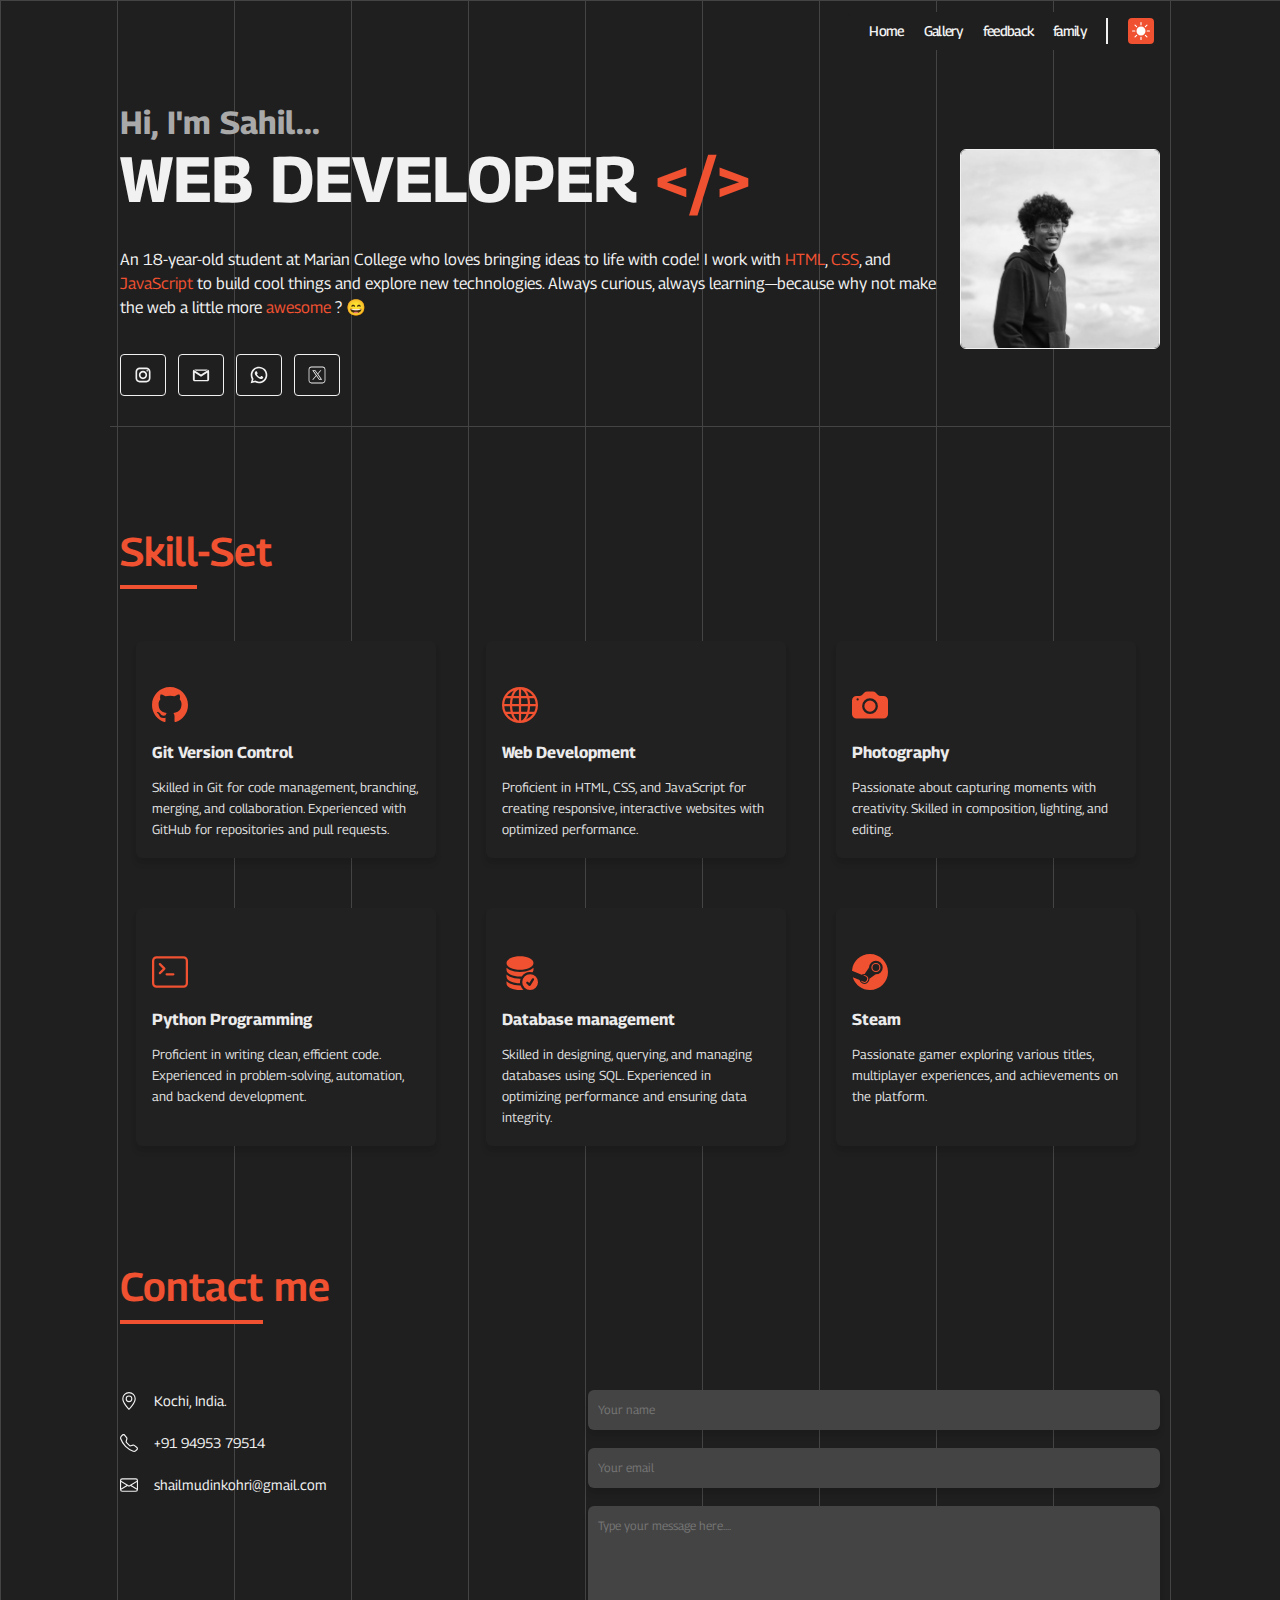
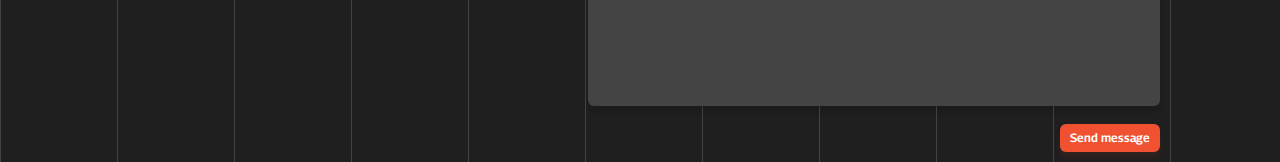
<file: index.html>
<!DOCTYPE html>
<html lang="en">

<head>
    <meta charset="UTF-8">
    <meta name="viewport" content="width=device-width, initial-scale=1.0">
    <link rel="stylesheet" href="home2.css">
    <link rel="stylesheet" href="./utilities2.css">
    <link rel="preconnect" href="https://fonts.googleapis.com">
    <link rel="preconnect" href="https://fonts.gstatic.com" crossorigin>
    <link
        href="https://fonts.googleapis.com/css2?family=Georama:ital,wght@0,100..900;1,100..900&family=Rubik:ital,wght@0,300..900;1,300..900&display=swap"
        rel="stylesheet">
    <title>Home</title>
</head>

<body class="">
    <header class="header container">
        <div>
            <ul class="header-menu">
                <li>
                    <a class="header-link" href="index.html">Home</a>
                </li>
                <li>
                    <a class="header-link" href="gallery.html">Gallery</a>
                </li>
                <li>
                    <a class="header-link" href="feedback.html">feedback</a>
                </li>
                <li>
                    <a class="header-link" href="family.html">family</a>
                </li>
                <li class="header-line"></li>
                <li>

                    <button id="theme-toggle" class="header-btn">

                        <svg class="icon" id="sun-icon" xmlns="http://www.w3.org/2000/svg" width="16" height="16"
                            fill="currentColor" class="bi bi-brightness-high-fill" viewBox="0 0 16 16">
                            <path
                                d="M12 8a4 4 0 1 1-8 0 4 4 0 0 1 8 0M8 0a.5.5 0 0 1 .5.5v2a.5.5 0 0 1-1 0v-2A.5.5 0 0 1 8 0m0 13a.5.5 0 0 1 .5.5v2a.5.5 0 0 1-1 0v-2A.5.5 0 0 1 8 13m8-5a.5.5 0 0 1-.5.5h-2a.5.5 0 0 1 0-1h2a.5.5 0 0 1 .5.5M3 8a.5.5 0 0 1-.5.5h-2a.5.5 0 0 1 0-1h2A.5.5 0 0 1 3 8m10.657-5.657a.5.5 0 0 1 0 .707l-1.414 1.415a.5.5 0 1 1-.707-.708l1.414-1.414a.5.5 0 0 1 .707 0m-9.193 9.193a.5.5 0 0 1 0 .707L3.05 13.657a.5.5 0 0 1-.707-.707l1.414-1.414a.5.5 0 0 1 .707 0m9.193 2.121a.5.5 0 0 1-.707 0l-1.414-1.414a.5.5 0 0 1 .707-.707l1.414 1.414a.5.5 0 0 1 0 .707M4.464 4.465a.5.5 0 0 1-.707 0L2.343 3.05a.5.5 0 1 1 .707-.707l1.414 1.414a.5.5 0 0 1 0 .708" />
                        </svg>

                        <svg id="moon-icon" class="icon" xmlns="http://www.w3.org/2000/svg" width="16" height="16"
                            fill="currentColor" class="bi bi-moon-stars" viewBox="0 0 16 16" style="display: none;">
                            <path
                                d="M6 .278a.77.77 0 0 1 .08.858 7.2 7.2 0 0 0-.878 3.46c0 4.021 3.278 7.277 7.318 7.277q.792-.001 1.533-.16a.79.79 0 0 1 .81.316.73.73 0 0 1-.031.893A8.35 8.35 0 0 1 8.344 16C3.734 16 0 12.286 0 7.71 0 4.266 2.114 1.312 5.124.06A.75.75 0 0 1 6 .278M4.858 1.311A7.27 7.27 0 0 0 1.025 7.71c0 4.02 3.279 7.276 7.319 7.276a7.32 7.32 0 0 0 5.205-2.162q-.506.063-1.029.063c-4.61 0-8.343-3.714-8.343-8.29 0-1.167.242-2.278.681-3.286" />
                            <path
                                d="M10.794 3.148a.217.217 0 0 1 .412 0l.387 1.162c.173.518.579.924 1.097 1.097l1.162.387a.217.217 0 0 1 0 .412l-1.162.387a1.73 1.73 0 0 0-1.097 1.097l-.387 1.162a.217.217 0 0 1-.412 0l-.387-1.162A1.73 1.73 0 0 0 9.31 6.593l-1.162-.387a.217.217 0 0 1 0-.412l1.162-.387a1.73 1.73 0 0 0 1.097-1.097zM13.863.099a.145.145 0 0 1 .274 0l.258.774c.115.346.386.617.732.732l.774.258a.145.145 0 0 1 0 .274l-.774.258a1.16 1.16 0 0 0-.732.732l-.258.774a.145.145 0 0 1-.274 0l-.258-.774a1.16 1.16 0 0 0-.732-.732l-.774-.258a.145.145 0 0 1 0-.274l.774-.258c.346-.115.617-.386.732-.732z" />
                        </svg>

                    </button>
                </li>
            </ul>
        </div>
    </header>
    <div class="main-box container">
        <div class="about">
            <div class="left">
                <div class="title">
                    <h4>Hi, I'm Sahil...</h4>
                    <h1>WEB DEVELOPER <span>&lt;/&gt;</span></h1>
                </div>
                <div class="disc-box">
                    <div class="disc">
                        <br>
                        <!-- <h1>About me</h1> -->
                        <p>
                            An 18-year-old student at Marian College who loves bringing ideas to life with code! I work
                            with <span>HTML</span>, <span>CSS</span>, and <span>JavaScript</span> to build cool things
                            and explore new technologies. Always curious, always learning—because why not make the web a
                            little more <span>awesome</span> ? 😄
                        </p>
                        <br>
                        <div class="button-box">
                            <button class="contact btn-o">
                                <a href="https://www.instagram.com/sahil_m_k__?igsh=MWR2a2l6aG53NTkwOQ==">
                                    <svg xmlns="http://www.w3.org/2000/svg" x="0px" y="0px" width="24" height="24"
                                        viewBox="0,0,256,256">
                                        <g fill="currentcolor" fill-rule="nonzero" stroke="none" stroke-width="1"
                                            stroke-linecap="butt" stroke-linejoin="miter" stroke-miterlimit="10"
                                            stroke-dasharray="" stroke-dashoffset="0" font-family="none"
                                            font-weight="none" font-size="none" text-anchor="none"
                                            style="mix-blend-mode: normal">
                                            <g transform="scale(10.66667,10.66667)">
                                                <path
                                                    d="M8,3c-2.757,0 -5,2.243 -5,5v8c0,2.757 2.243,5 5,5h8c2.757,0 5,-2.243 5,-5v-8c0,-2.757 -2.243,-5 -5,-5zM8,5h8c1.654,0 3,1.346 3,3v8c0,1.654 -1.346,3 -3,3h-8c-1.654,0 -3,-1.346 -3,-3v-8c0,-1.654 1.346,-3 3,-3zM17,6c-0.55228,0 -1,0.44772 -1,1c0,0.55228 0.44772,1 1,1c0.55228,0 1,-0.44772 1,-1c0,-0.55228 -0.44772,-1 -1,-1zM12,7c-2.757,0 -5,2.243 -5,5c0,2.757 2.243,5 5,5c2.757,0 5,-2.243 5,-5c0,-2.757 -2.243,-5 -5,-5zM12,9c1.654,0 3,1.346 3,3c0,1.654 -1.346,3 -3,3c-1.654,0 -3,-1.346 -3,-3c0,-1.654 1.346,-3 3,-3z">
                                                </path>
                                            </g>
                                        </g>
                                    </svg>
                                </a>
                            </button>
                            <button class="contact btn-o">
                                <a href="https://mail.google.com/mail/u/0/#inbox">
                                    <svg xmlns="http://www.w3.org/2000/svg" x="0px" y="0px" width="32" height="32"
                                        viewBox="0,0,256,256">
                                        <g fill="currentcolor" fill-rule="nonzero" stroke="none" stroke-width="1"
                                            stroke-linecap="butt" stroke-linejoin="miter" stroke-miterlimit="10"
                                            stroke-dasharray="" stroke-dashoffset="0" font-family="none"
                                            font-weight="none" font-size="none" text-anchor="none"
                                            style="mix-blend-mode: normal">
                                            <g transform="scale(8,8)">
                                                <path
                                                    d="M6,7.03125c-0.30859,0 -0.59766,0.05859 -0.875,0.14453l2.91406,1.85547h15.92187l2.91406,-1.85547c-0.27734,-0.08594 -0.56641,-0.14453 -0.875,-0.14453zM4.11328,7.71875c-0.67578,0.55078 -1.11328,1.37891 -1.11328,2.3125v13c0,1.65234 1.34766,3 3,3h20c1.65234,0 3,-1.34766 3,-3v-13c0,-0.93359 -0.4375,-1.76172 -1.11328,-2.3125l-11.88672,7.5625zM6,12.44531l10,6.36719l10,-6.36719v11.58594h-20z">
                                                </path>
                                            </g>
                                        </g>
                                    </svg>
                                </a>
                            </button>

                            <button class="contact btn-o">
                                <a href="https://web.whatsapp.com/">
                                    <svg xmlns="http://www.w3.org/2000/svg" x="0px" y="0px" width="24" height="24"
                                        viewBox="0,0,256,256">
                                        <g fill="currentcolor" fill-rule="nonzero" stroke="none" stroke-width="1"
                                            stroke-linecap="butt" stroke-linejoin="miter" stroke-miterlimit="10"
                                            stroke-dasharray="" stroke-dashoffset="0" font-family="none"
                                            font-weight="none" font-size="none" text-anchor="none"
                                            style="mix-blend-mode: normal">
                                            <g transform="scale(10.66667,10.66667)">
                                                <path
                                                    d="M12.01172,2c-5.506,0 -9.98823,4.47838 -9.99023,9.98438c-0.001,1.76 0.45998,3.47819 1.33398,4.99219l-1.35547,5.02344l5.23242,-1.23633c1.459,0.796 3.10144,1.21384 4.77344,1.21484h0.00391c5.505,0 9.98528,-4.47937 9.98828,-9.98437c0.002,-2.669 -1.03588,-5.17841 -2.92187,-7.06641c-1.886,-1.887 -4.39245,-2.92673 -7.06445,-2.92773zM12.00977,4c2.136,0.001 4.14334,0.8338 5.65234,2.3418c1.509,1.51 2.33794,3.51639 2.33594,5.65039c-0.002,4.404 -3.58423,7.98633 -7.99023,7.98633c-1.333,-0.001 -2.65341,-0.3357 -3.81641,-0.9707l-0.67383,-0.36719l-0.74414,0.17578l-1.96875,0.46484l0.48047,-1.78516l0.2168,-0.80078l-0.41406,-0.71875c-0.698,-1.208 -1.06741,-2.58919 -1.06641,-3.99219c0.002,-4.402 3.58528,-7.98437 7.98828,-7.98437zM8.47656,7.375c-0.167,0 -0.43702,0.0625 -0.66602,0.3125c-0.229,0.249 -0.875,0.85208 -0.875,2.08008c0,1.228 0.89453,2.41503 1.01953,2.58203c0.124,0.166 1.72667,2.76563 4.26367,3.76563c2.108,0.831 2.53614,0.667 2.99414,0.625c0.458,-0.041 1.47755,-0.60255 1.68555,-1.18555c0.208,-0.583 0.20848,-1.0845 0.14648,-1.1875c-0.062,-0.104 -0.22852,-0.16602 -0.47852,-0.29102c-0.249,-0.125 -1.47608,-0.72755 -1.70508,-0.81055c-0.229,-0.083 -0.3965,-0.125 -0.5625,0.125c-0.166,0.25 -0.64306,0.81056 -0.78906,0.97656c-0.146,0.167 -0.29102,0.18945 -0.54102,0.06445c-0.25,-0.126 -1.05381,-0.39024 -2.00781,-1.24024c-0.742,-0.661 -1.24267,-1.47656 -1.38867,-1.72656c-0.145,-0.249 -0.01367,-0.38577 0.11133,-0.50977c0.112,-0.112 0.24805,-0.2915 0.37305,-0.4375c0.124,-0.146 0.167,-0.25002 0.25,-0.41602c0.083,-0.166 0.04051,-0.3125 -0.02149,-0.4375c-0.062,-0.125 -0.54753,-1.35756 -0.76953,-1.85156c-0.187,-0.415 -0.3845,-0.42464 -0.5625,-0.43164c-0.145,-0.006 -0.31056,-0.00586 -0.47656,-0.00586z">
                                                </path>
                                            </g>
                                        </g>
                                    </svg>
                                </a>
                            </button>
                            <button class="contact btn-o">
                                <a href="https://x.com/sahilmk641?t=2ZM9xcuEKfIga4H9IQ_U0w&s=09">
                                    <svg xmlns="http://www.w3.org/2000/svg" x="0px" y="0px" width="24" height="24"
                                        viewBox="0,0,256,256">
                                        <g fill="currentcolor" fill-rule="nonzero" stroke="" stroke-width="1"
                                            stroke-linecap="butt" stroke-linejoin="miter" stroke-miterlimit="10"
                                            stroke-dasharray="" stroke-dashoffset="0" font-family="none"
                                            font-weight="none" font-size="none" text-anchor="none"
                                            style="mix-blend-mode: normal">
                                            <g transform="scale(5.12,5.12)">
                                                <path
                                                    d="M11,4c-3.85433,0 -7,3.14567 -7,7v28c0,3.85433 3.14567,7 7,7h28c3.85433,0 7,-3.14567 7,-7v-28c0,-3.85433 -3.14567,-7 -7,-7zM11,6h28c2.77367,0 5,2.22633 5,5v28c0,2.77367 -2.22633,5 -5,5h-28c-2.77367,0 -5,-2.22633 -5,-5v-28c0,-2.77367 2.22633,-5 5,-5zM13.08594,13l9.22266,13.10352l-9.30859,10.89648h2.5l7.9375,-9.29297l6.53906,9.29297h7.9375l-10.125,-14.38672l8.21094,-9.61328h-2.5l-6.83984,8.00977l-5.63672,-8.00977zM16.91406,15h3.06445l14.10742,20h-3.06445z">
                                                </path>
                                            </g>
                                        </g>
                                    </svg>
                                </a>
                            </button>

                        </div>

                    </div>

                </div>
            </div>

            <div class="right">
                <img src="./pro.png" alt="">
            </div>
        </div>
        <!-- ------------------------------------------------------------- -->
        <div class="skill-box container">
            <h1> <span>Skill</span>-Set</h1>
            <div class="cards">
                <div class="card">
                    <svg class="card-img" xmlns="http://www.w3.org/2000/svg" width="16" height="16" fill="#F05131"
                        class="bi bi-github" viewBox="0 0 16 16">
                        <path
                            d="M8 0C3.58 0 0 3.58 0 8c0 3.54 2.29 6.53 5.47 7.59.4.07.55-.17.55-.38 0-.19-.01-.82-.01-1.49-2.01.37-2.53-.49-2.69-.94-.09-.23-.48-.94-.82-1.13-.28-.15-.68-.52-.01-.53.63-.01 1.08.58 1.23.82.72 1.21 1.87.87 2.33.66.07-.52.28-.87.51-1.07-1.78-.2-3.64-.89-3.64-3.95 0-.87.31-1.59.82-2.15-.08-.2-.36-1.02.08-2.12 0 0 .67-.21 2.2.82.64-.18 1.32-.27 2-.27s1.36.09 2 .27c1.53-1.04 2.2-.82 2.2-.82.44 1.1.16 1.92.08 2.12.51.56.82 1.27.82 2.15 0 3.07-1.87 3.75-3.65 3.95.29.25.54.73.54 1.48 0 1.07-.01 1.93-.01 2.2 0 .21.15.46.55.38A8.01 8.01 0 0 0 16 8c0-4.42-3.58-8-8-8" />
                    </svg>
                    <h4 class="card-title">Git Version Control</h4>
                    <p class="card-disc">Skilled in Git for code management, branching, merging, and collaboration.
                        Experienced with GitHub for repositories and pull requests.</p>
                </div>
                <div class="card">
                    <svg class="card-img" xmlns="http://www.w3.org/2000/svg" width="16" height="16" fill="#F05131"
                        class="bi bi-globe" viewBox="0 0 16 16">
                        <path
                            d="M0 8a8 8 0 1 1 16 0A8 8 0 0 1 0 8m7.5-6.923c-.67.204-1.335.82-1.887 1.855A8 8 0 0 0 5.145 4H7.5zM4.09 4a9.3 9.3 0 0 1 .64-1.539 7 7 0 0 1 .597-.933A7.03 7.03 0 0 0 2.255 4zm-.582 3.5c.03-.877.138-1.718.312-2.5H1.674a7 7 0 0 0-.656 2.5zM4.847 5a12.5 12.5 0 0 0-.338 2.5H7.5V5zM8.5 5v2.5h2.99a12.5 12.5 0 0 0-.337-2.5zM4.51 8.5a12.5 12.5 0 0 0 .337 2.5H7.5V8.5zm3.99 0V11h2.653c.187-.765.306-1.608.338-2.5zM5.145 12q.208.58.468 1.068c.552 1.035 1.218 1.65 1.887 1.855V12zm.182 2.472a7 7 0 0 1-.597-.933A9.3 9.3 0 0 1 4.09 12H2.255a7 7 0 0 0 3.072 2.472M3.82 11a13.7 13.7 0 0 1-.312-2.5h-2.49c.062.89.291 1.733.656 2.5zm6.853 3.472A7 7 0 0 0 13.745 12H11.91a9.3 9.3 0 0 1-.64 1.539 7 7 0 0 1-.597.933M8.5 12v2.923c.67-.204 1.335-.82 1.887-1.855q.26-.487.468-1.068zm3.68-1h2.146c.365-.767.594-1.61.656-2.5h-2.49a13.7 13.7 0 0 1-.312 2.5m2.802-3.5a7 7 0 0 0-.656-2.5H12.18c.174.782.282 1.623.312 2.5zM11.27 2.461c.247.464.462.98.64 1.539h1.835a7 7 0 0 0-3.072-2.472c.218.284.418.598.597.933M10.855 4a8 8 0 0 0-.468-1.068C9.835 1.897 9.17 1.282 8.5 1.077V4z" />
                    </svg>
                    <h4 class="card-title">Web Development</h4>
                    <p class="card-disc">Proficient in HTML, CSS, and JavaScript for creating responsive, interactive
                        websites with optimized performance.</p>
                </div>
                <div class="card">
                    <svg class="card-img" xmlns="http://www.w3.org/2000/svg" width="16" height="16" fill="#F05131"
                        class="bi bi-camera-fill" viewBox="0 0 16 16">
                        <path d="M10.5 8.5a2.5 2.5 0 1 1-5 0 2.5 2.5 0 0 1 5 0" />
                        <path
                            d="M2 4a2 2 0 0 0-2 2v6a2 2 0 0 0 2 2h12a2 2 0 0 0 2-2V6a2 2 0 0 0-2-2h-1.172a2 2 0 0 1-1.414-.586l-.828-.828A2 2 0 0 0 9.172 2H6.828a2 2 0 0 0-1.414.586l-.828.828A2 2 0 0 1 3.172 4zm.5 2a.5.5 0 1 1 0-1 .5.5 0 0 1 0 1m9 2.5a3.5 3.5 0 1 1-7 0 3.5 3.5 0 0 1 7 0" />
                    </svg>
                    <h4 class="card-title">Photography</h4>
                    <p class="card-disc"> Passionate about capturing moments with creativity. Skilled in composition,
                        lighting, and editing.</p>
                </div>
                <div class="card">
                    <svg class="card-img" xmlns="http://www.w3.org/2000/svg" width="16" height="16" fill="#F05131"
                        class="bi bi-terminal" viewBox="0 0 16 16">
                        <path
                            d="M6 9a.5.5 0 0 1 .5-.5h3a.5.5 0 0 1 0 1h-3A.5.5 0 0 1 6 9M3.854 4.146a.5.5 0 1 0-.708.708L4.793 6.5 3.146 8.146a.5.5 0 1 0 .708.708l2-2a.5.5 0 0 0 0-.708z" />
                        <path
                            d="M2 1a2 2 0 0 0-2 2v10a2 2 0 0 0 2 2h12a2 2 0 0 0 2-2V3a2 2 0 0 0-2-2zm12 1a1 1 0 0 1 1 1v10a1 1 0 0 1-1 1H2a1 1 0 0 1-1-1V3a1 1 0 0 1 1-1z" />
                    </svg>
                    <h4 class="card-title">Python Programming</h4>
                    <p class="card-disc">Proficient in writing clean, efficient code. Experienced in problem-solving,
                        automation, and backend development.</p>
                </div>
                <div class="card">
                    <svg class="card-img" xmlns="http://www.w3.org/2000/svg" width="16" height="16" fill="#F05131"
                        class="bi bi-database-fill-check" viewBox="0 0 16 16">
                        <path
                            d="M12.5 16a3.5 3.5 0 1 0 0-7 3.5 3.5 0 0 0 0 7m1.679-4.493-1.335 2.226a.75.75 0 0 1-1.174.144l-.774-.773a.5.5 0 0 1 .708-.708l.547.548 1.17-1.951a.5.5 0 1 1 .858.514M8 1c-1.573 0-3.022.289-4.096.777C2.875 2.245 2 2.993 2 4s.875 1.755 1.904 2.223C4.978 6.711 6.427 7 8 7s3.022-.289 4.096-.777C13.125 5.755 14 5.007 14 4s-.875-1.755-1.904-2.223C11.022 1.289 9.573 1 8 1" />
                        <path
                            d="M2 7v-.839c.457.432 1.004.751 1.49.972C4.722 7.693 6.318 8 8 8s3.278-.307 4.51-.867c.486-.22 1.033-.54 1.49-.972V7c0 .424-.155.802-.411 1.133a4.51 4.51 0 0 0-4.815 1.843A12 12 0 0 1 8 10c-1.573 0-3.022-.289-4.096-.777C2.875 8.755 2 8.007 2 7m6.257 3.998L8 11c-1.682 0-3.278-.307-4.51-.867-.486-.22-1.033-.54-1.49-.972V10c0 1.007.875 1.755 1.904 2.223C4.978 12.711 6.427 13 8 13h.027a4.55 4.55 0 0 1 .23-2.002m-.002 3L8 14c-1.682 0-3.278-.307-4.51-.867-.486-.22-1.033-.54-1.49-.972V13c0 1.007.875 1.755 1.904 2.223C4.978 15.711 6.427 16 8 16c.536 0 1.058-.034 1.555-.097a4.5 4.5 0 0 1-1.3-1.905" />
                    </svg>
                    <h4 class="card-title">Database management</h4>
                    <p class="card-disc">Skilled in designing, querying, and managing databases using SQL. Experienced
                        in optimizing performance and ensuring data integrity.</p>
                </div>
                <div class="card">
                    <svg class="card-img" xmlns="http://www.w3.org/2000/svg" width="16" height="16" fill="#F05131"
                        class="bi bi-steam" viewBox="0 0 16 16">
                        <path
                            d="M.329 10.333A8.01 8.01 0 0 0 7.99 16C12.414 16 16 12.418 16 8s-3.586-8-8.009-8A8.006 8.006 0 0 0 0 7.468l.003.006 4.304 1.769A2.2 2.2 0 0 1 5.62 8.88l1.96-2.844-.001-.04a3.046 3.046 0 0 1 3.042-3.043 3.046 3.046 0 0 1 3.042 3.043 3.047 3.047 0 0 1-3.111 3.044l-2.804 2a2.223 2.223 0 0 1-3.075 2.11 2.22 2.22 0 0 1-1.312-1.568L.33 10.333Z" />
                        <path
                            d="M4.868 12.683a1.715 1.715 0 0 0 1.318-3.165 1.7 1.7 0 0 0-1.263-.02l1.023.424a1.261 1.261 0 1 1-.97 2.33l-.99-.41a1.7 1.7 0 0 0 .882.84Zm3.726-6.687a2.03 2.03 0 0 0 2.027 2.029 2.03 2.03 0 0 0 2.027-2.029 2.03 2.03 0 0 0-2.027-2.027 2.03 2.03 0 0 0-2.027 2.027m2.03-1.527a1.524 1.524 0 1 1-.002 3.048 1.524 1.524 0 0 1 .002-3.048" />
                    </svg>
                    <h4 class="card-title">Steam</h4>
                    <p class="card-disc">Passionate gamer exploring various titles, multiplayer experiences, and
                        achievements on the platform.</p>
                </div>
            </div>
        </div>
        <!-- -------------------------------------------------------- -->
        <div class="contact-box container">
            <h1><span>Contact</span> me</h1>
            <div class="c-main">
                <div class="c-left">
                    <div class="con-tile">
                        <svg xmlns="http://www.w3.org/2000/svg" width="16" height="16" fill="currentcolor"
                            class="bi bi-geo-alt" viewBox="0 0 16 16">
                            <path
                                d="M12.166 8.94c-.524 1.062-1.234 2.12-1.96 3.07A32 32 0 0 1 8 14.58a32 32 0 0 1-2.206-2.57c-.726-.95-1.436-2.008-1.96-3.07C3.304 7.867 3 6.862 3 6a5 5 0 0 1 10 0c0 .862-.305 1.867-.834 2.94M8 16s6-5.686 6-10A6 6 0 0 0 2 6c0 4.314 6 10 6 10" />
                            <path d="M8 8a2 2 0 1 1 0-4 2 2 0 0 1 0 4m0 1a3 3 0 1 0 0-6 3 3 0 0 0 0 6" />
                        </svg>
                        <p>Kochi, India.</p>
                    </div>
                    <div class="con-tile">
                        <svg xmlns="http://www.w3.org/2000/svg" width="16" height="16" fill="currentcolor"
                            class="bi bi-telephone" viewBox="0 0 16 16">
                            <path
                                d="M3.654 1.328a.678.678 0 0 0-1.015-.063L1.605 2.3c-.483.484-.661 1.169-.45 1.77a17.6 17.6 0 0 0 4.168 6.608 17.6 17.6 0 0 0 6.608 4.168c.601.211 1.286.033 1.77-.45l1.034-1.034a.678.678 0 0 0-.063-1.015l-2.307-1.794a.68.68 0 0 0-.58-.122l-2.19.547a1.75 1.75 0 0 1-1.657-.459L5.482 8.062a1.75 1.75 0 0 1-.46-1.657l.548-2.19a.68.68 0 0 0-.122-.58zM1.884.511a1.745 1.745 0 0 1 2.612.163L6.29 2.98c.329.423.445.974.315 1.494l-.547 2.19a.68.68 0 0 0 .178.643l2.457 2.457a.68.68 0 0 0 .644.178l2.189-.547a1.75 1.75 0 0 1 1.494.315l2.306 1.794c.829.645.905 1.87.163 2.611l-1.034 1.034c-.74.74-1.846 1.065-2.877.702a18.6 18.6 0 0 1-7.01-4.42 18.6 18.6 0 0 1-4.42-7.009c-.362-1.03-.037-2.137.703-2.877z" />
                        </svg>
                        <p>+91 94953 79514</p>
                    </div>
                    <div class="con-tile">
                        <svg xmlns="http://www.w3.org/2000/svg" width="16" height="16" fill="currentcolor"
                            class="bi bi-envelope" viewBox="0 0 16 16">
                            <path
                                d="M0 4a2 2 0 0 1 2-2h12a2 2 0 0 1 2 2v8a2 2 0 0 1-2 2H2a2 2 0 0 1-2-2zm2-1a1 1 0 0 0-1 1v.217l7 4.2 7-4.2V4a1 1 0 0 0-1-1zm13 2.383-4.708 2.825L15 11.105zm-.034 6.876-5.64-3.471L8 9.583l-1.326-.795-5.64 3.47A1 1 0 0 0 2 13h12a1 1 0 0 0 .966-.741M1 11.105l4.708-2.897L1 5.383z" />
                        </svg>
                        <p>shailmudinkohri@gmail.com</p>
                    </div>

                </div>
                <div class="c-right">
                    <form action="">
                        <input placeholder="Your name" type="text">
                        <input placeholder="Your email" type="text">
                        <textarea placeholder="Type your message here...." class="message"></textarea>
                        <button class="send-msg btn">Send message</button>
                    </form>
                </div>
            </div>
        </div>

</body>
<script src="./dark-mode.js">
  
</script>

</html>
</file>
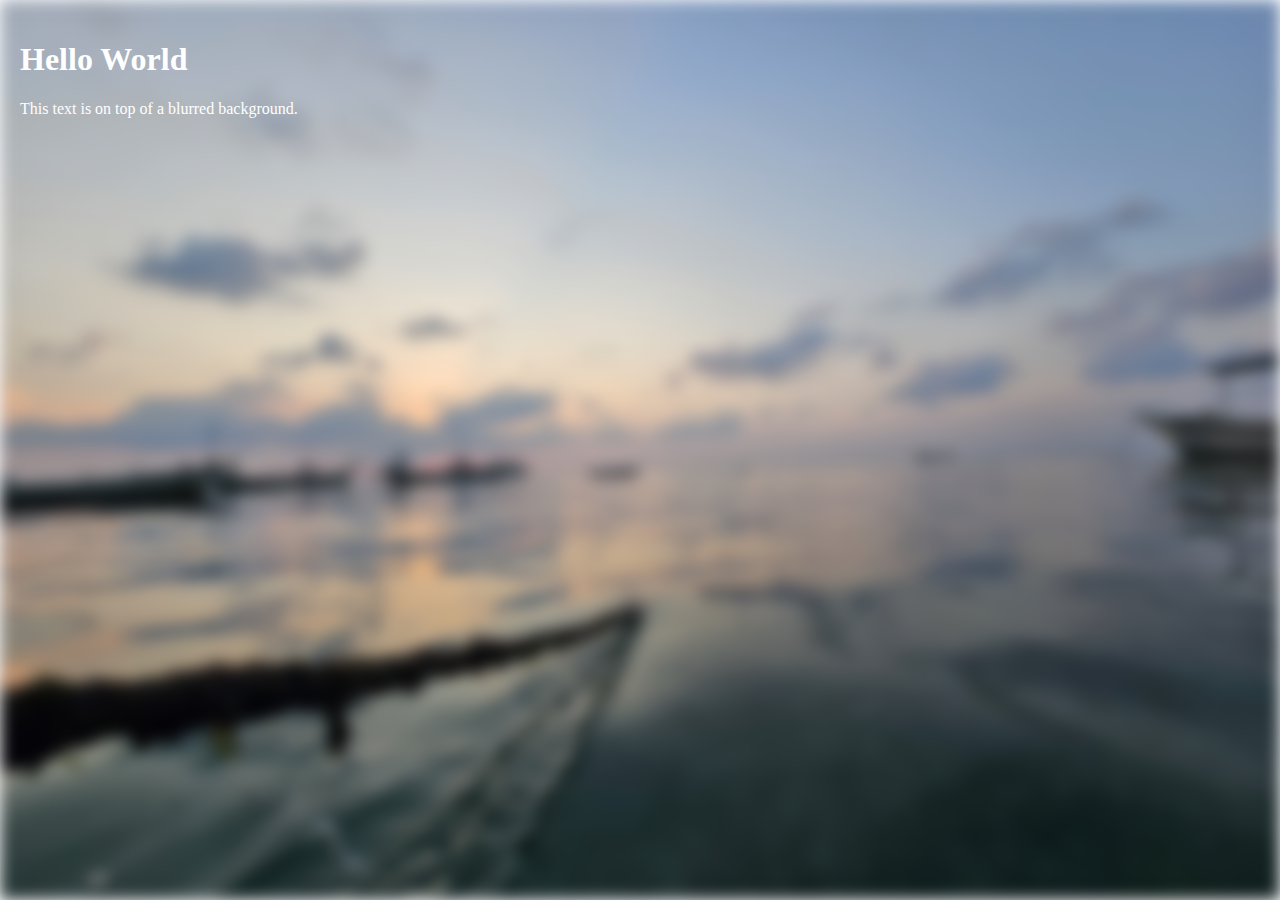
<file: box-shadow.html>
<!DOCTYPE html>
<html lang="en">
<head>
  <meta charset="UTF-8">
  <title>Blur Background</title>
  <style>
    body, html {
      height: 100%;
      margin: 0;
    }

    .background {
      background-image: url(imgs/img-1.jpeg); /* Replace with your image */
      background-size: cover;
      background-position: center;
      filter: blur(8px);
      height: 100%;
      width: 100%;
      position: absolute;
      z-index: -1;
    }

    .content {
      position: relative;
      color: white;
      padding: 20px;
    }
  </style>
</head>
<body>
  <div class="background"></div>
  <div class="content">
    <h1>Hello World</h1>
    <p>This text is on top of a blurred background.</p>
  </div>
</body>
</html>
</file>
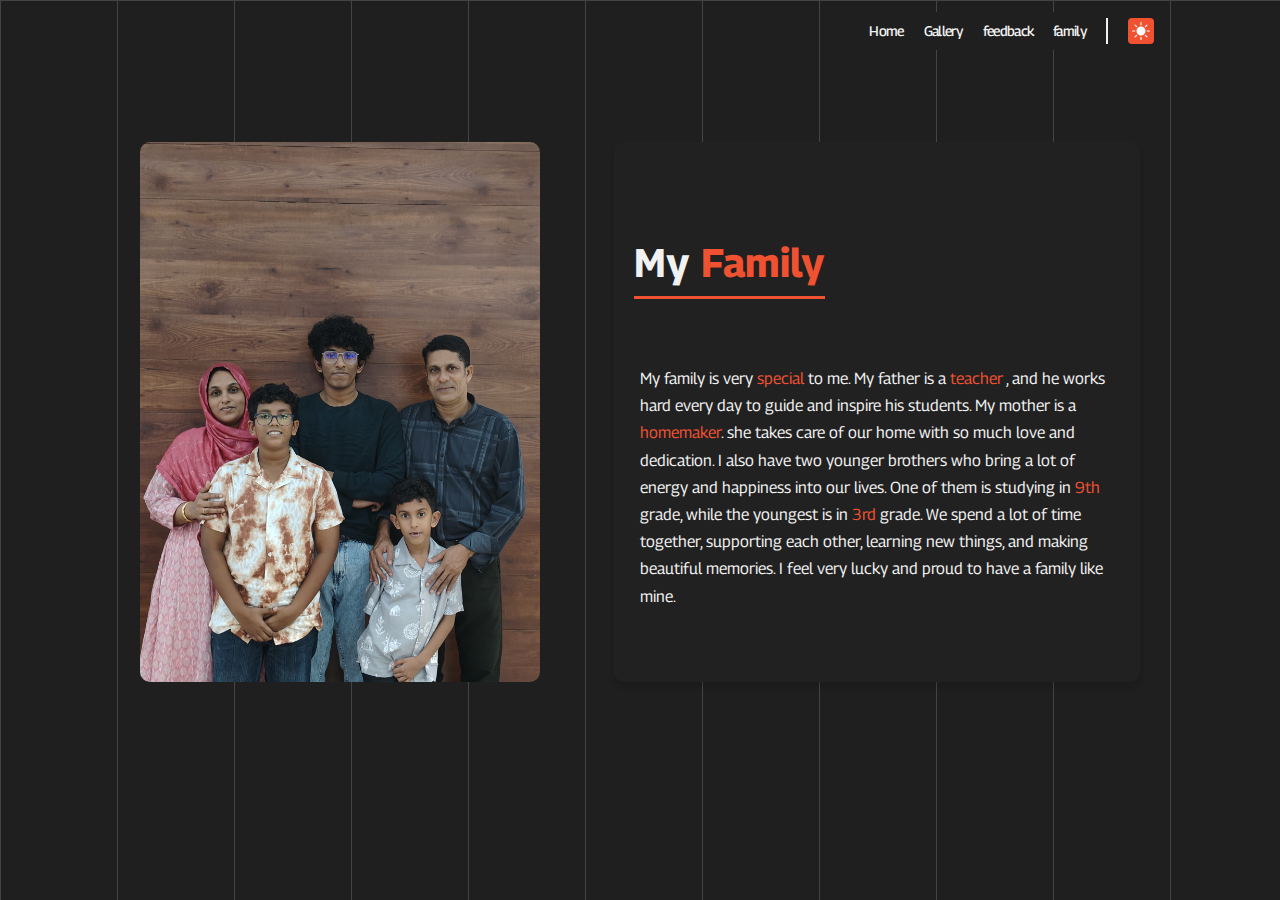
<file: family.html>
<!DOCTYPE html>
<html lang="en">

<head>
    <meta charset="UTF-8">
    <meta name="viewport" content="width=device-width, initial-scale=1.0">
    <link rel="preconnect" href="https://fonts.googleapis.com">
    <link rel="preconnect" href="https://fonts.gstatic.com" crossorigin>
    <link
        href="https://fonts.googleapis.com/css2?family=Georama:ital,wght@0,100..900;1,100..900&family=Rubik:ital,wght@0,300..900;1,300..900&display=swap"
        rel="stylesheet">
    <link rel="stylesheet" href="family.css">
    <link rel="stylesheet" href="utilities2.css">
    <title>Document</title>
</head>

<body>
    <header class="header container">
        <div>
            <ul class="header-menu">
                <li>
                    <a class="header-link" href="index.html">Home</a>
                </li>
                <li>
                    <a class="header-link" href="gallery.html">Gallery</a>
                </li>
                <li>
                    <a class="header-link" href="feedback.html">feedback</a>
                </li>
                <li>
                    <a class="header-link" href="family.html">family</a>
                </li>
                <li class="header-line"></li>
                <li>

                    <button id="theme-toggle" class="header-btn">

                        <svg class="icon" id="sun-icon" xmlns="http://www.w3.org/2000/svg" width="16" height="16"
                            fill="currentColor" class="bi bi-brightness-high-fill" viewBox="0 0 16 16">
                            <path
                                d="M12 8a4 4 0 1 1-8 0 4 4 0 0 1 8 0M8 0a.5.5 0 0 1 .5.5v2a.5.5 0 0 1-1 0v-2A.5.5 0 0 1 8 0m0 13a.5.5 0 0 1 .5.5v2a.5.5 0 0 1-1 0v-2A.5.5 0 0 1 8 13m8-5a.5.5 0 0 1-.5.5h-2a.5.5 0 0 1 0-1h2a.5.5 0 0 1 .5.5M3 8a.5.5 0 0 1-.5.5h-2a.5.5 0 0 1 0-1h2A.5.5 0 0 1 3 8m10.657-5.657a.5.5 0 0 1 0 .707l-1.414 1.415a.5.5 0 1 1-.707-.708l1.414-1.414a.5.5 0 0 1 .707 0m-9.193 9.193a.5.5 0 0 1 0 .707L3.05 13.657a.5.5 0 0 1-.707-.707l1.414-1.414a.5.5 0 0 1 .707 0m9.193 2.121a.5.5 0 0 1-.707 0l-1.414-1.414a.5.5 0 0 1 .707-.707l1.414 1.414a.5.5 0 0 1 0 .707M4.464 4.465a.5.5 0 0 1-.707 0L2.343 3.05a.5.5 0 1 1 .707-.707l1.414 1.414a.5.5 0 0 1 0 .708" />
                        </svg>

                        <svg id="moon-icon" class="icon" xmlns="http://www.w3.org/2000/svg" width="16" height="16"
                            fill="currentColor" class="bi bi-moon-stars" viewBox="0 0 16 16" style="display: none;">
                            <path
                                d="M6 .278a.77.77 0 0 1 .08.858 7.2 7.2 0 0 0-.878 3.46c0 4.021 3.278 7.277 7.318 7.277q.792-.001 1.533-.16a.79.79 0 0 1 .81.316.73.73 0 0 1-.031.893A8.35 8.35 0 0 1 8.344 16C3.734 16 0 12.286 0 7.71 0 4.266 2.114 1.312 5.124.06A.75.75 0 0 1 6 .278M4.858 1.311A7.27 7.27 0 0 0 1.025 7.71c0 4.02 3.279 7.276 7.319 7.276a7.32 7.32 0 0 0 5.205-2.162q-.506.063-1.029.063c-4.61 0-8.343-3.714-8.343-8.29 0-1.167.242-2.278.681-3.286" />
                            <path
                                d="M10.794 3.148a.217.217 0 0 1 .412 0l.387 1.162c.173.518.579.924 1.097 1.097l1.162.387a.217.217 0 0 1 0 .412l-1.162.387a1.73 1.73 0 0 0-1.097 1.097l-.387 1.162a.217.217 0 0 1-.412 0l-.387-1.162A1.73 1.73 0 0 0 9.31 6.593l-1.162-.387a.217.217 0 0 1 0-.412l1.162-.387a1.73 1.73 0 0 0 1.097-1.097zM13.863.099a.145.145 0 0 1 .274 0l.258.774c.115.346.386.617.732.732l.774.258a.145.145 0 0 1 0 .274l-.774.258a1.16 1.16 0 0 0-.732.732l-.258.774a.145.145 0 0 1-.274 0l-.258-.774a1.16 1.16 0 0 0-.732-.732l-.774-.258a.145.145 0 0 1 0-.274l.774-.258c.346-.115.617-.386.732-.732z" />
                        </svg>

                    </button>
                </li>
            </ul>
        </div>
    </header>
    <div class="main container">
        <div class="fam-card">
            <div class="left">
                <img src="imgs/family.jpeg" alt="">
            </div>
            <div class="right">
                <h3>My <span>Family</span></h3>

                <p>My family is very <span> special</span> to me. My father is a <span>teacher</span> , and he works hard every day to guide and
                    inspire his students. My mother is a <span>homemaker</span>. she takes care of our home with so much love and
                    dedication. I also have two younger brothers who bring a lot of energy and happiness into our lives.
                    One of them is studying in <span>9th</span> grade, while the youngest is in <span>3rd</span> grade. We spend a lot of time
                    together, supporting each other, learning new things, and making beautiful memories. I feel very
                    lucky and proud to have a family like mine.

                </p>
            </div>
        </div>
    </div>
    <script src="dark-mode.js"></script>
</body>

</html>
</file>
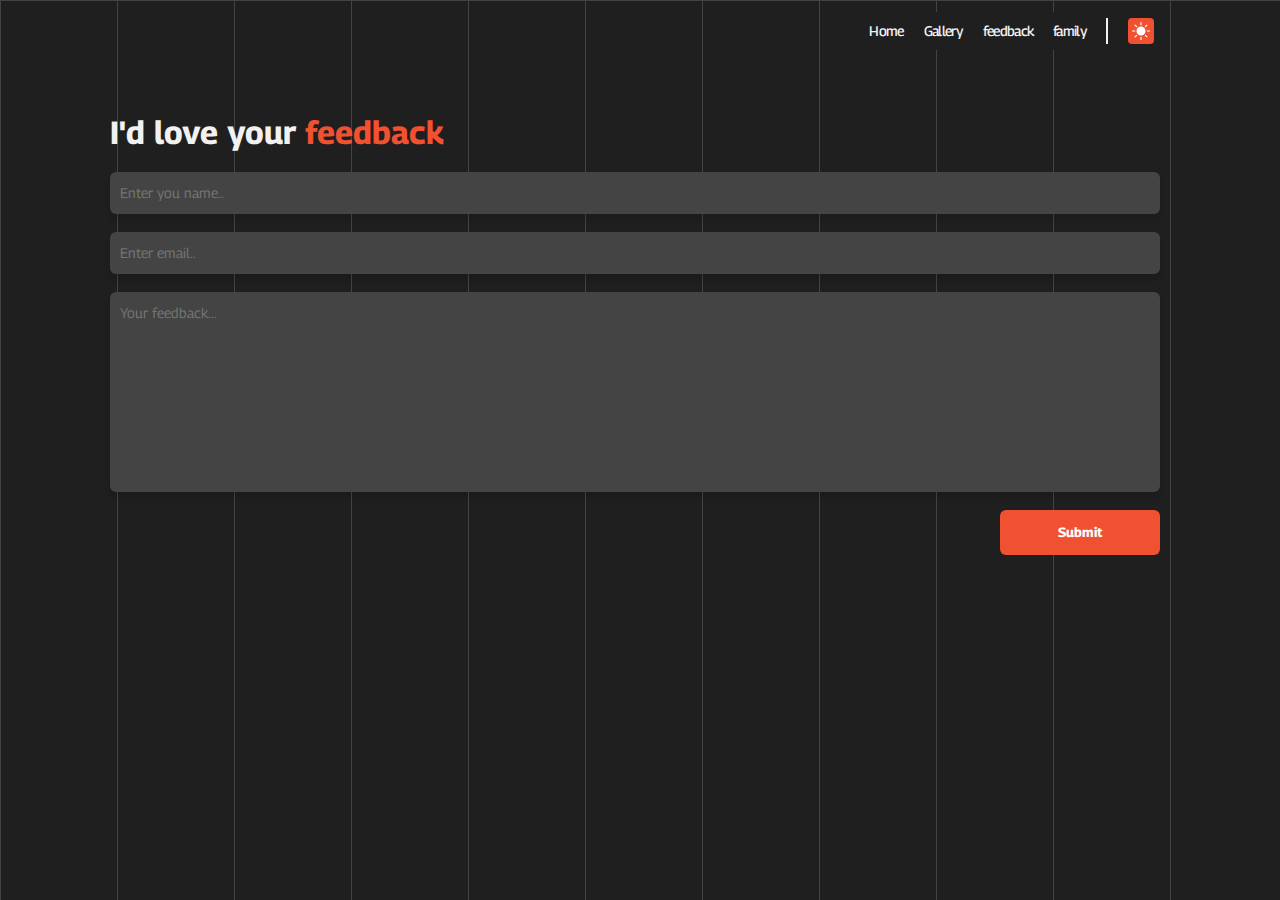
<file: feedback.html>
<!DOCTYPE html>
<html lang="en">

<head>
  <meta charset="UTF-8">
  <meta name="viewport" content="width=device-width, initial-scale=1.0">
  <link rel="stylesheet" href="feedback.css">
  <link rel="stylesheet" href="utilities2.css">
  <link rel="preconnect" href="https://fonts.googleapis.com">
  <link rel="preconnect" href="https://fonts.gstatic.com" crossorigin>
  <link
    href="https://fonts.googleapis.com/css2?family=Georama:ital,wght@0,100..900;1,100..900&family=Rubik:ital,wght@0,300..900;1,300..900&display=swap"
    rel="stylesheet">
  <title>Feedback</title>
</head>

<body>
  <header class="header container">
    <div>
        <ul class="header-menu">
            <li>
                <a class="header-link" href="index.html">Home</a>
            </li>
            <li>
                <a class="header-link" href="gallery.html">Gallery</a>
            </li>
            <li>
                <a class="header-link" href="feedback.html">feedback</a>
            </li>
            <li>
                <a class="header-link" href="family.html">family</a>
            </li>
            <li class="header-line"></li>
            <li>

                <button id="theme-toggle" class="header-btn">

                    <svg class="icon" id="sun-icon" xmlns="http://www.w3.org/2000/svg" width="16" height="16"
                        fill="currentColor" class="bi bi-brightness-high-fill" viewBox="0 0 16 16">
                        <path
                            d="M12 8a4 4 0 1 1-8 0 4 4 0 0 1 8 0M8 0a.5.5 0 0 1 .5.5v2a.5.5 0 0 1-1 0v-2A.5.5 0 0 1 8 0m0 13a.5.5 0 0 1 .5.5v2a.5.5 0 0 1-1 0v-2A.5.5 0 0 1 8 13m8-5a.5.5 0 0 1-.5.5h-2a.5.5 0 0 1 0-1h2a.5.5 0 0 1 .5.5M3 8a.5.5 0 0 1-.5.5h-2a.5.5 0 0 1 0-1h2A.5.5 0 0 1 3 8m10.657-5.657a.5.5 0 0 1 0 .707l-1.414 1.415a.5.5 0 1 1-.707-.708l1.414-1.414a.5.5 0 0 1 .707 0m-9.193 9.193a.5.5 0 0 1 0 .707L3.05 13.657a.5.5 0 0 1-.707-.707l1.414-1.414a.5.5 0 0 1 .707 0m9.193 2.121a.5.5 0 0 1-.707 0l-1.414-1.414a.5.5 0 0 1 .707-.707l1.414 1.414a.5.5 0 0 1 0 .707M4.464 4.465a.5.5 0 0 1-.707 0L2.343 3.05a.5.5 0 1 1 .707-.707l1.414 1.414a.5.5 0 0 1 0 .708" />
                    </svg>

                    <svg id="moon-icon" class="icon" xmlns="http://www.w3.org/2000/svg" width="16" height="16"
                        fill="currentColor" class="bi bi-moon-stars" viewBox="0 0 16 16" style="display: none;">
                        <path
                            d="M6 .278a.77.77 0 0 1 .08.858 7.2 7.2 0 0 0-.878 3.46c0 4.021 3.278 7.277 7.318 7.277q.792-.001 1.533-.16a.79.79 0 0 1 .81.316.73.73 0 0 1-.031.893A8.35 8.35 0 0 1 8.344 16C3.734 16 0 12.286 0 7.71 0 4.266 2.114 1.312 5.124.06A.75.75 0 0 1 6 .278M4.858 1.311A7.27 7.27 0 0 0 1.025 7.71c0 4.02 3.279 7.276 7.319 7.276a7.32 7.32 0 0 0 5.205-2.162q-.506.063-1.029.063c-4.61 0-8.343-3.714-8.343-8.29 0-1.167.242-2.278.681-3.286" />
                        <path
                            d="M10.794 3.148a.217.217 0 0 1 .412 0l.387 1.162c.173.518.579.924 1.097 1.097l1.162.387a.217.217 0 0 1 0 .412l-1.162.387a1.73 1.73 0 0 0-1.097 1.097l-.387 1.162a.217.217 0 0 1-.412 0l-.387-1.162A1.73 1.73 0 0 0 9.31 6.593l-1.162-.387a.217.217 0 0 1 0-.412l1.162-.387a1.73 1.73 0 0 0 1.097-1.097zM13.863.099a.145.145 0 0 1 .274 0l.258.774c.115.346.386.617.732.732l.774.258a.145.145 0 0 1 0 .274l-.774.258a1.16 1.16 0 0 0-.732.732l-.258.774a.145.145 0 0 1-.274 0l-.258-.774a1.16 1.16 0 0 0-.732-.732l-.774-.258a.145.145 0 0 1 0-.274l.774-.258c.346-.115.617-.386.732-.732z" />
                    </svg>

                </button>
            </li>
        </ul>
    </div>
</header>
  <div class="feedback-box container">
    <h1>I'd love your <span>feedback</span></h1>
    <form id="feedbackForm" action="" class="feeedback-form">
      <input placeholder="Enter you name.." type="name">
      <input placeholder="Enter email.. " type="email">
      <textarea placeholder="Your feedback..." class="feedback" required></textarea>
      <button type="submit" class="submit-btn">Submit</button>
    </form>
  </div>
  <script>

    // validation.js

document.addEventListener("DOMContentLoaded", function() {
  const form = document.getElementById("feedbackForm");
  const nameInput = form.querySelector('input[type="name"]');
  const emailInput = form.querySelector('input[type="email"]');
  const feedbackInput = form.querySelector('textarea');

  form.addEventListener("submit", function(e) {
    e.preventDefault();

    const name = nameInput.value.trim();
    const email = emailInput.value.trim();
    const feedback = feedbackInput.value.trim();

    if (name === "") {
      alert("Please enter your name.");
      nameInput.focus();
      return;
    }

    if (email === "") {
      alert("Please enter your email.");
      emailInput.focus();
      return;
    }

    if (!validateEmail(email)) {
      alert("Please enter a valid email address.");
      emailInput.focus();
      return;
    }

    if (feedback === "") {
      alert("Please enter your feedback.");
      feedbackInput.focus();
      return;
    }

    alert("Thanks for your feedback! 😊");
    form.reset();
  });

  function validateEmail(email) {
    // Simple email pattern
    const re = /^[^\s@]+@[^\s@]+\.[^\s@]+$/;
    return re.test(email);
  }
});

// document.querySelector(".feeedback-form").addEventListener("submit", function(e) {
//   e.preventDefault(); 
//   alert("Thanks for your feedback! 😊");
//   this.reset(); 
// });


  </script>
  
  <script src="dark-mode.js"></script>
</body>

</html>
</file>
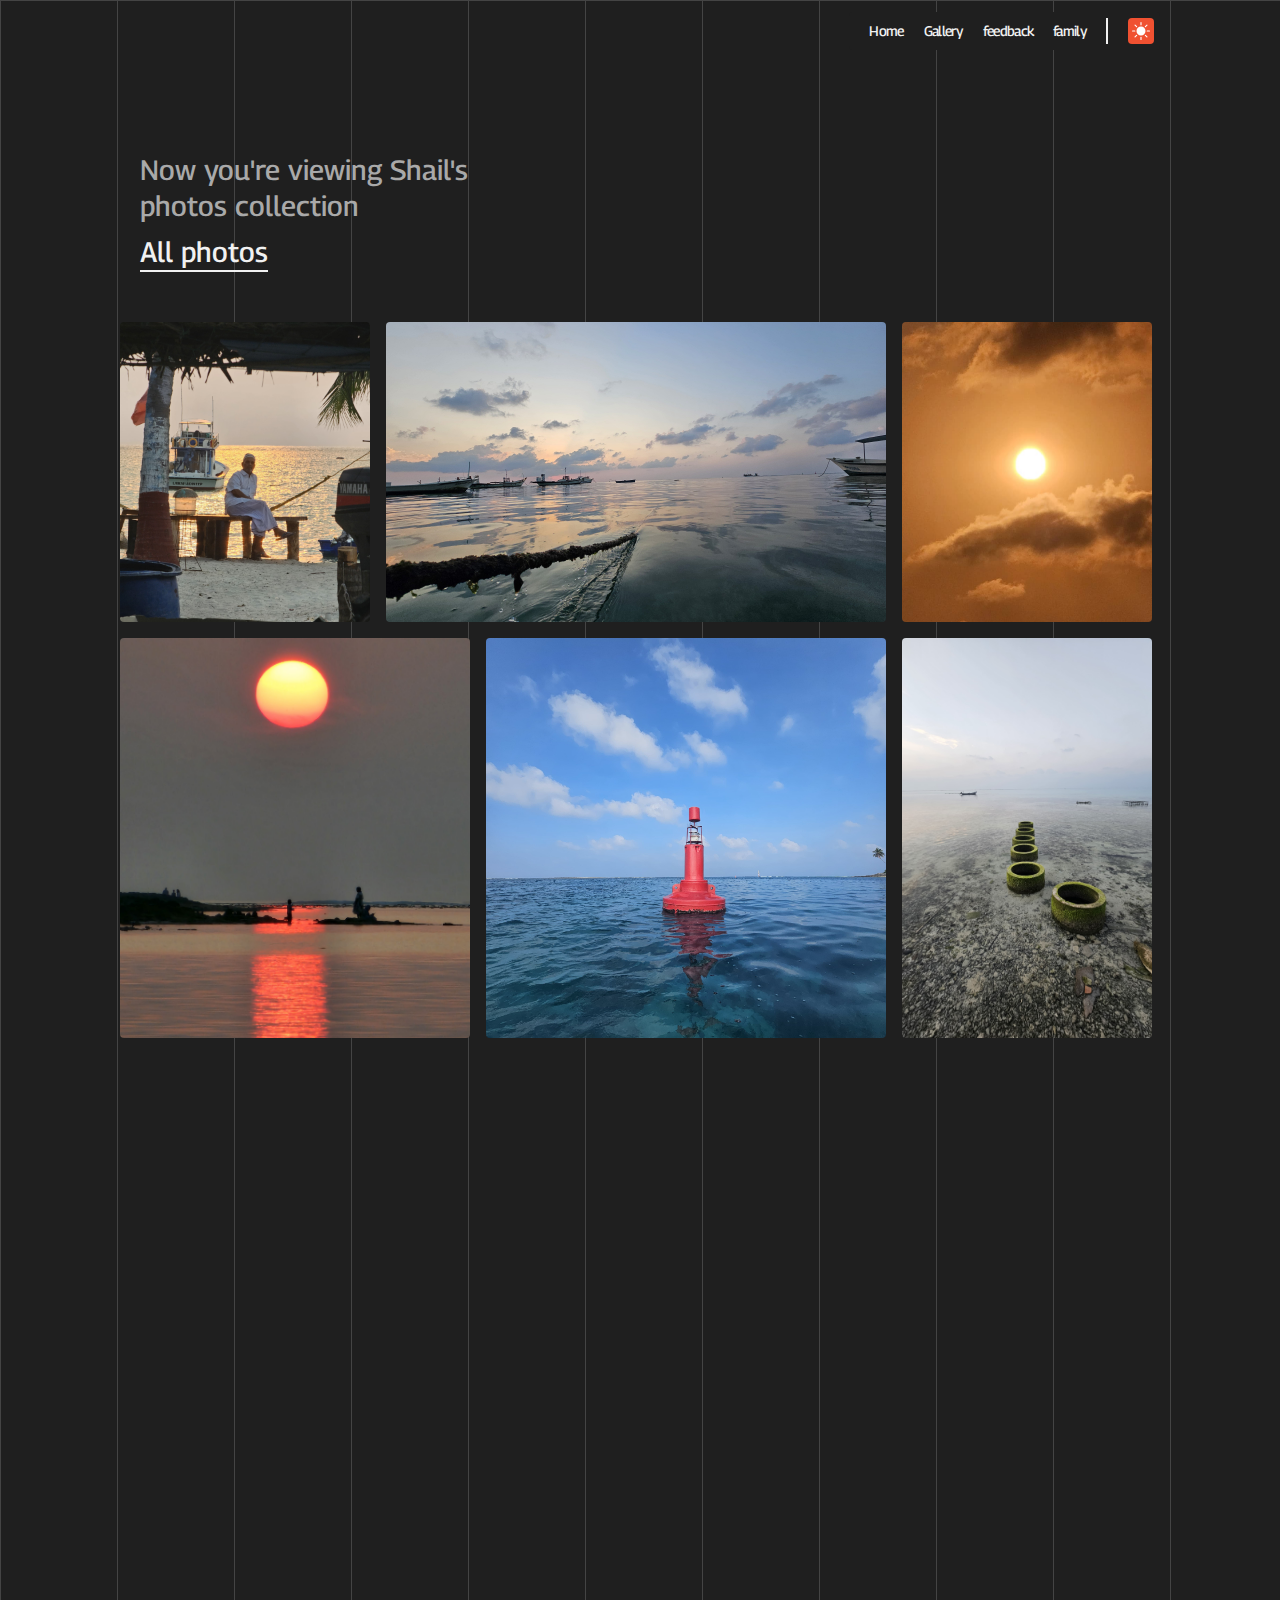
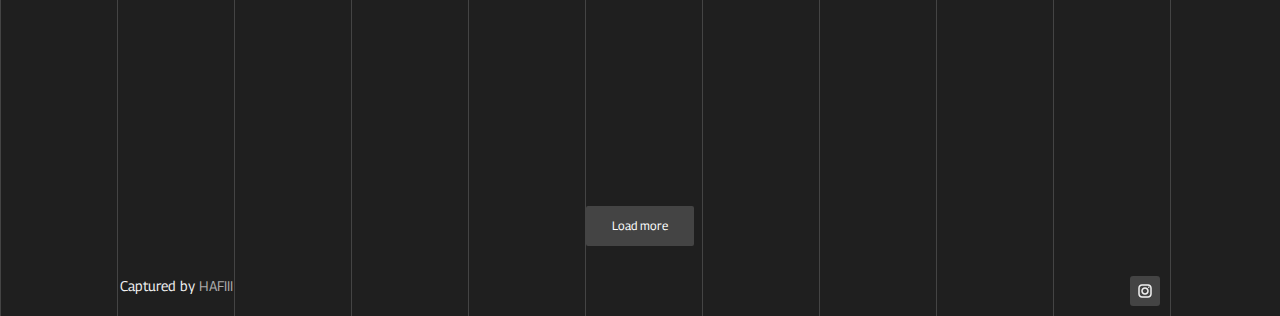
<file: gallery.html>
<!DOCTYPE html>
<html lang="en">

<head>
    <meta charset="UTF-8">
    <meta name="viewport" content="width=device-width, initial-scale=1.0">
    <link rel="stylesheet" href="./utilities2.css">
    <link rel="stylesheet" href="gallery.css">
    <link rel="preconnect" href="https://fonts.googleapis.com">
    <link rel="preconnect" href="https://fonts.gstatic.com" crossorigin>
    <link
        href="https://fonts.googleapis.com/css2?family=Georama:ital,wght@0,100..900;1,100..900&family=Rubik:ital,wght@0,300..900;1,300..900&display=swap"
        rel="stylesheet">
    <title>Gallery</title>
</head>

<body>
    <header class="header container">
        <div>
            <ul class="header-menu">
                <li>
                    <a class="header-link" href="index.html">Home</a>
                </li>
                <li>
                    <a class="header-link" href="gallery.html">Gallery</a>
                </li>
                <li>
                    <a class="header-link" href="feedback.html">feedback</a>
                </li>
                <li>
                    <a class="header-link" href="family.html">family</a>
                </li>
                <li class="header-line"></li>
                <li>

                    <button id="theme-toggle" class="header-btn">

                        <svg class="icon" id="sun-icon" xmlns="http://www.w3.org/2000/svg" width="16" height="16"
                            fill="currentColor" class="bi bi-brightness-high-fill" viewBox="0 0 16 16">
                            <path
                                d="M12 8a4 4 0 1 1-8 0 4 4 0 0 1 8 0M8 0a.5.5 0 0 1 .5.5v2a.5.5 0 0 1-1 0v-2A.5.5 0 0 1 8 0m0 13a.5.5 0 0 1 .5.5v2a.5.5 0 0 1-1 0v-2A.5.5 0 0 1 8 13m8-5a.5.5 0 0 1-.5.5h-2a.5.5 0 0 1 0-1h2a.5.5 0 0 1 .5.5M3 8a.5.5 0 0 1-.5.5h-2a.5.5 0 0 1 0-1h2A.5.5 0 0 1 3 8m10.657-5.657a.5.5 0 0 1 0 .707l-1.414 1.415a.5.5 0 1 1-.707-.708l1.414-1.414a.5.5 0 0 1 .707 0m-9.193 9.193a.5.5 0 0 1 0 .707L3.05 13.657a.5.5 0 0 1-.707-.707l1.414-1.414a.5.5 0 0 1 .707 0m9.193 2.121a.5.5 0 0 1-.707 0l-1.414-1.414a.5.5 0 0 1 .707-.707l1.414 1.414a.5.5 0 0 1 0 .707M4.464 4.465a.5.5 0 0 1-.707 0L2.343 3.05a.5.5 0 1 1 .707-.707l1.414 1.414a.5.5 0 0 1 0 .708" />
                        </svg>

                        <svg id="moon-icon" class="icon" xmlns="http://www.w3.org/2000/svg" width="16" height="16"
                            fill="currentColor" class="bi bi-moon-stars" viewBox="0 0 16 16" style="display: none;">
                            <path
                                d="M6 .278a.77.77 0 0 1 .08.858 7.2 7.2 0 0 0-.878 3.46c0 4.021 3.278 7.277 7.318 7.277q.792-.001 1.533-.16a.79.79 0 0 1 .81.316.73.73 0 0 1-.031.893A8.35 8.35 0 0 1 8.344 16C3.734 16 0 12.286 0 7.71 0 4.266 2.114 1.312 5.124.06A.75.75 0 0 1 6 .278M4.858 1.311A7.27 7.27 0 0 0 1.025 7.71c0 4.02 3.279 7.276 7.319 7.276a7.32 7.32 0 0 0 5.205-2.162q-.506.063-1.029.063c-4.61 0-8.343-3.714-8.343-8.29 0-1.167.242-2.278.681-3.286" />
                            <path
                                d="M10.794 3.148a.217.217 0 0 1 .412 0l.387 1.162c.173.518.579.924 1.097 1.097l1.162.387a.217.217 0 0 1 0 .412l-1.162.387a1.73 1.73 0 0 0-1.097 1.097l-.387 1.162a.217.217 0 0 1-.412 0l-.387-1.162A1.73 1.73 0 0 0 9.31 6.593l-1.162-.387a.217.217 0 0 1 0-.412l1.162-.387a1.73 1.73 0 0 0 1.097-1.097zM13.863.099a.145.145 0 0 1 .274 0l.258.774c.115.346.386.617.732.732l.774.258a.145.145 0 0 1 0 .274l-.774.258a1.16 1.16 0 0 0-.732.732l-.258.774a.145.145 0 0 1-.274 0l-.258-.774a1.16 1.16 0 0 0-.732-.732l-.774-.258a.145.145 0 0 1 0-.274l.774-.258c.346-.115.617-.386.732-.732z" />
                        </svg>

                    </button>
                </li>
            </ul>
        </div>
    </header>
    <div class="title-box container">
        <h1 class="sahil">Now you're viewing Shail's <br> photos collection</h1>
        <h1 class="allphotos">All photos</h1>
    </div>
    <div class="image-box container">
        <img id="img-2" src="./imgs/img-2.jpeg" alt="">
        <img id="img-1" src="./imgs/img-1.jpeg" alt="">
        <img id="img-3" src="./imgs/img-3.jpeg" alt="">

        <img id="img-4" src="./imgs/img-4.jpeg" alt="">
        <img id="img-5" src="./imgs/img-5.jpeg" alt="">
        <img id="img-11" src="./imgs/img-11.jpeg" alt="">


        <img id="img-8" src="./imgs/img-8.jpeg" alt="">
        <img id="img-9" src="./imgs/img-9.jpeg" alt="">

        <img id="img-6" src="./imgs/img-6.jpeg" alt="">
        <img id="img-10" src="./imgs/img-10.jpeg" alt="">
        <img id="img-7" src="./imgs/img-7.jpeg" alt="">

        <div class="btn-box " id="load-box">
            <button class="btn load-more" >
                <!-- <svg xmlns="http://www.w3.org/2000/svg" width="16" height="16" fill="currentColor" class="bi bi-plus-lg" viewBox="0 0 16 16">
                    <path fill-rule="evenodd" d="M8 2a.5.5 0 0 1 .5.5v5h5a.5.5 0 0 1 0 1h-5v5a.5.5 0 0 1-1 0v-5h-5a.5.5 0 0 1 0-1h5v-5A.5.5 0 0 1 8 2"/>
                  </svg> -->
                Load more
            </button>
        </div>
    </div>
    <div class="image-box container extra-img" style="display: none;">
        <img id="img-2" src="./imgs/img-12.jpeg" alt="">
        <img id="img-1" src="./imgs/img-13.jpeg" alt="">
       
        
        <img id="img-3" src="./imgs/img-14.jpeg" alt="">

        <img id="img-4" src="./imgs/img-15.jpeg" alt="">
        <img id="img-5" src="./imgs/img-16.jpeg" alt="">
        <img id="img-11" src="./imgs/img-17.jpeg" alt="">


        <img id="img-8" src="./imgs/img-18.jpeg" alt="">
        <img id="img-9" src="./imgs/img-19.jpeg" alt="">

        <img id="img-6" src="./imgs/img-20.jpeg" alt="">
        <img id="img-10" src="./imgs/img-21.jpeg" alt="">
        <img id="img-7" src="./imgs/img-22.jpeg" alt="">
        <div class="btn-box ">
            <button class="btn load-more">
                <!-- <svg xmlns="http://www.w3.org/2000/svg" width="16" height="16" fill="currentColor" class="bi bi-plus-lg" viewBox="0 0 16 16">
                    <path fill-rule="evenodd" d="M8 2a.5.5 0 0 1 .5.5v5h5a.5.5 0 0 1 0 1h-5v5a.5.5 0 0 1-1 0v-5h-5a.5.5 0 0 1 0-1h5v-5A.5.5 0 0 1 8 2"/>
                  </svg> -->
                Show less
            </button>
        </div>
    </div>
    <footer class="footer container">

        <p>Captured by <span>HAFIII</span></p>

        <div class="button-box">
            <button class="contact btn-o">
                <a
                    href="https://www.instagram.com/hafiii______?utm_source=ig_web_button_share_sheet&igsh=ZDNlZDc0MzIxNw==">
                    <svg xmlns="http://www.w3.org/2000/svg" x="0px" y="0px" width="24" height="24"
                        viewBox="0,0,256,256">
                        <g fill="currentcolor" fill-rule="nonzero" stroke="none" stroke-width="1" stroke-linecap="butt"
                            stroke-linejoin="miter" stroke-miterlimit="10" stroke-dasharray="" stroke-dashoffset="0"
                            font-family="none" font-weight="none" font-size="none" text-anchor="none"
                            style="mix-blend-mode: normal">
                            <g transform="scale(10.66667,10.66667)">
                                <path
                                    d="M8,3c-2.757,0 -5,2.243 -5,5v8c0,2.757 2.243,5 5,5h8c2.757,0 5,-2.243 5,-5v-8c0,-2.757 -2.243,-5 -5,-5zM8,5h8c1.654,0 3,1.346 3,3v8c0,1.654 -1.346,3 -3,3h-8c-1.654,0 -3,-1.346 -3,-3v-8c0,-1.654 1.346,-3 3,-3zM17,6c-0.55228,0 -1,0.44772 -1,1c0,0.55228 0.44772,1 1,1c0.55228,0 1,-0.44772 1,-1c0,-0.55228 -0.44772,-1 -1,-1zM12,7c-2.757,0 -5,2.243 -5,5c0,2.757 2.243,5 5,5c2.757,0 5,-2.243 5,-5c0,-2.757 -2.243,-5 -5,-5zM12,9c1.654,0 3,1.346 3,3c0,1.654 -1.346,3 -3,3c-1.654,0 -3,-1.346 -3,-3c0,-1.654 1.346,-3 3,-3z">
                                </path>
                            </g>
                        </g>
                    </svg>
                </a>
            </button>
        </div>

    </footer>
</body>
<script src="./dark-mode.js"></script>
<script>
//     document.addEventListener("DOMContentLoaded", function () {
//       const extraBox = document.querySelector(".extra-img");
//       const loadMoreBtn = document.querySelector(".image-box .load-more");
//       const showLessBtn = document.querySelector(".extra-img .load-more");
//       const btnBox = document.getElementById('load-box')
  
//       loadMoreBtn.addEventListener("click", () => {
//         extraBox.style.display = "flex";
//         btnBox.style.display = "none";
//       });
  
//       showLessBtn.addEventListener("click", () => {
//         extraBox.style.display = "none";
//         btnBox.style.display = "flex";
//         document.querySelector(".image-box.container").scrollIntoView({ behavior: "smooth" });
//       });
//     });
    


// document.addEventListener("DOMContentLoaded", () => {
//     const images = document.querySelectorAll("img");

//     images.forEach((img) => {
//       if (img.complete) {
//         img.classList.add("loaded");
//       } else {
//         img.addEventListener("load", () => {
//           img.classList.add("loaded");
//         });
//       }
//     });
//   });
document.addEventListener("DOMContentLoaded", function () {
    const extraBox = document.querySelector(".extra-img");
    const loadMoreBtn = document.querySelector(".image-box .load-more");
    const showLessBtn = document.querySelector(".extra-img .load-more");
    const btnBox = document.getElementById('load-box');

    // Set up Intersection Observer
    const observer = new IntersectionObserver((entries) => {
      entries.forEach(entry => {
        if (entry.isIntersecting) {
          entry.target.classList.add("loaded");
          observer.unobserve(entry.target);
        }
      });
    }, {
      threshold: 0.1
    });

    function observeImages(imgs) {
      imgs.forEach((img) => observer.observe(img));
    }

    // Apply to initial images
    const initialImages = document.querySelectorAll(".image-box.container img");
    observeImages(initialImages);

    loadMoreBtn.addEventListener("click", () => {
      extraBox.style.display = "flex";
      btnBox.style.display = "none";

      // Apply observer to new images after "Load More"
      const newImages = extraBox.querySelectorAll("img");
      observeImages(newImages);
    });

    showLessBtn.addEventListener("click", () => {
      extraBox.style.display = "none";
      btnBox.style.display = "flex";
      document.querySelector(".image-box.container").scrollIntoView({ behavior: "smooth" });
    });
  });
  </script>
  

</html>
</file>
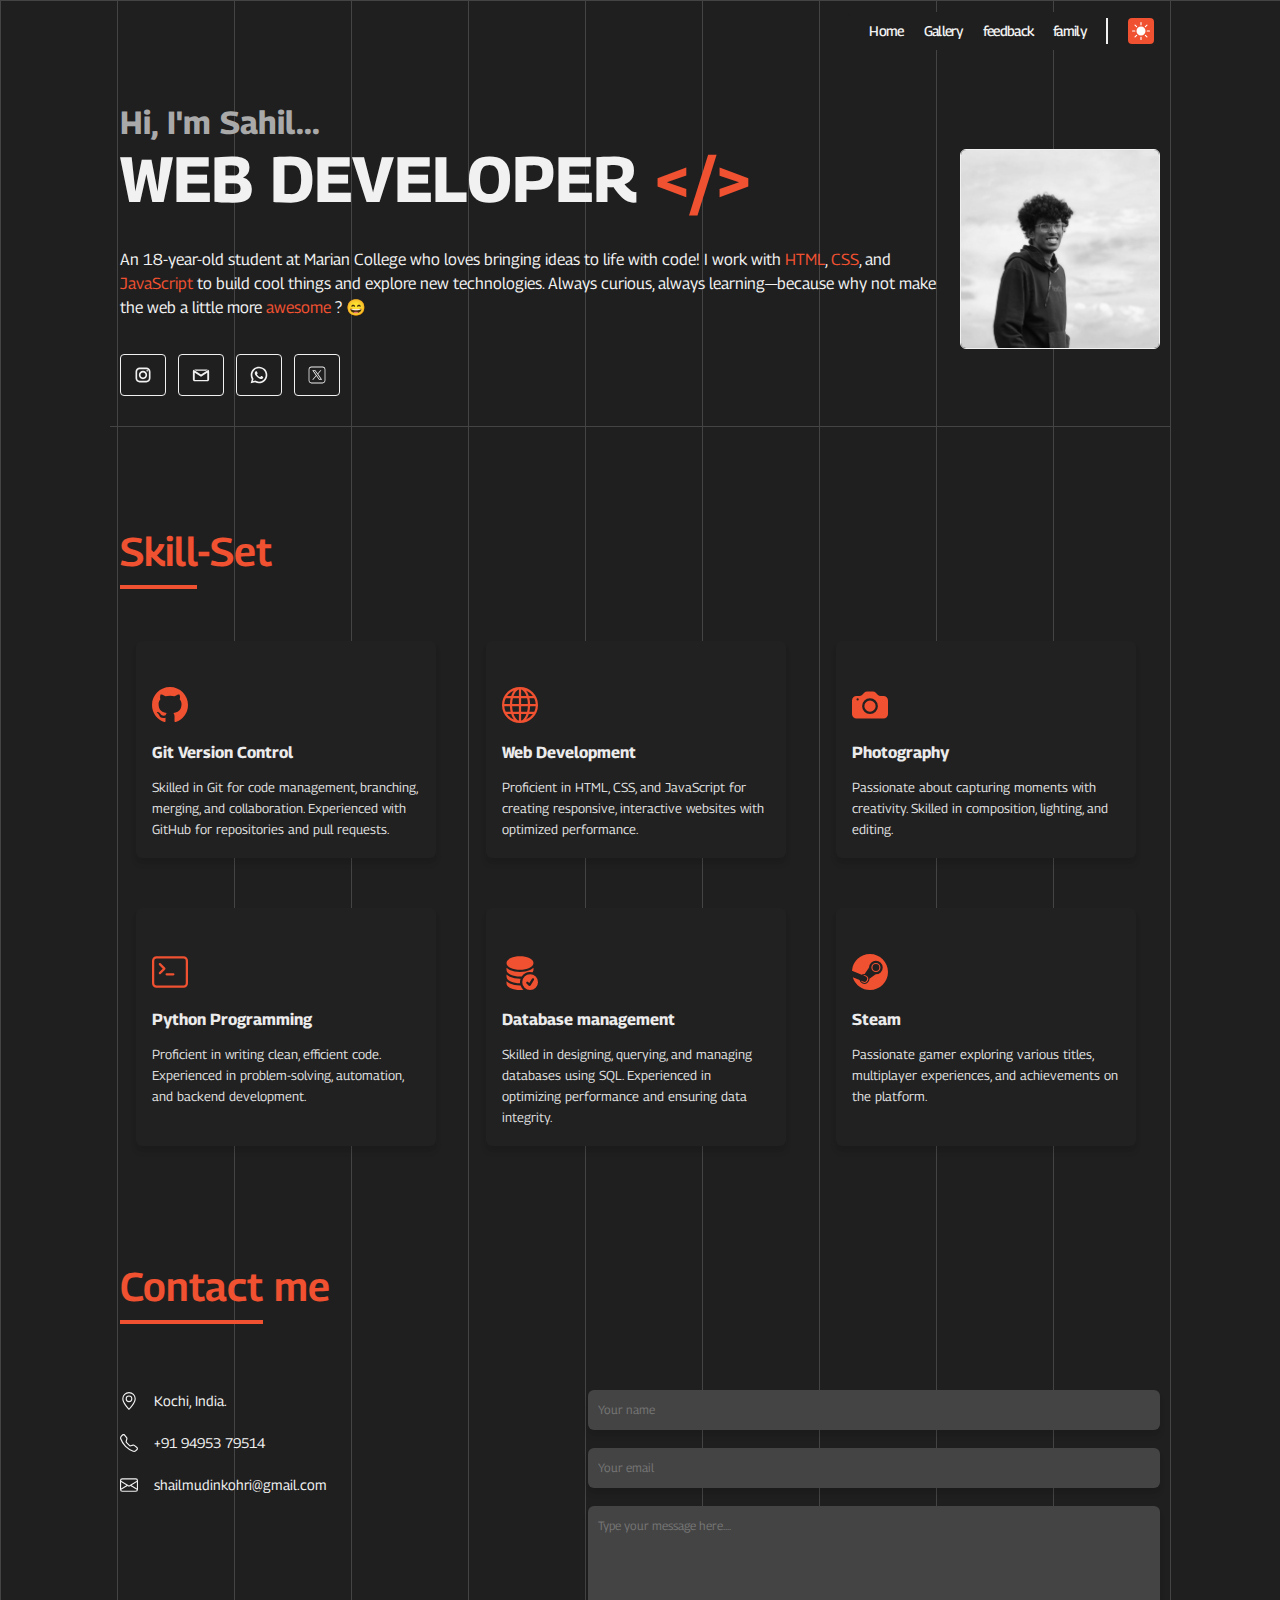
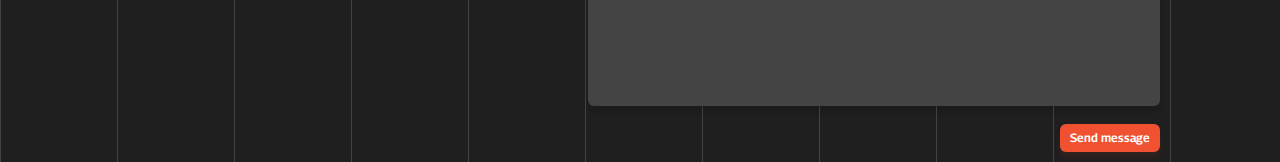
<file: home2.html>
<!DOCTYPE html>
<html lang="en">

<head>
    <meta charset="UTF-8">
    <meta name="viewport" content="width=device-width, initial-scale=1.0">
    <link rel="stylesheet" href="home2.css">
    <link rel="stylesheet" href="./utilities2.css">
    <link rel="preconnect" href="https://fonts.googleapis.com">
    <link rel="preconnect" href="https://fonts.gstatic.com" crossorigin>
    <link
        href="https://fonts.googleapis.com/css2?family=Georama:ital,wght@0,100..900;1,100..900&family=Rubik:ital,wght@0,300..900;1,300..900&display=swap"
        rel="stylesheet">
    <title>Home</title>
</head>

<body class="">
    <header class="header container">
        <div>
            <ul class="header-menu">
                <li>
                    <a class="header-link" href="home2.html">Home</a>
                </li>
                <li>
                    <a class="header-link" href="gallery.html">Gallery</a>
                </li>
                <li>
                    <a class="header-link" href="feedback.html">feedback</a>
                </li>
                <li>
                    <a class="header-link" href="family.html">family</a>
                </li>
                <li class="header-line"></li>
                <li>

                    <button id="theme-toggle" class="header-btn">

                        <svg class="icon" id="sun-icon" xmlns="http://www.w3.org/2000/svg" width="16" height="16"
                            fill="currentColor" class="bi bi-brightness-high-fill" viewBox="0 0 16 16">
                            <path
                                d="M12 8a4 4 0 1 1-8 0 4 4 0 0 1 8 0M8 0a.5.5 0 0 1 .5.5v2a.5.5 0 0 1-1 0v-2A.5.5 0 0 1 8 0m0 13a.5.5 0 0 1 .5.5v2a.5.5 0 0 1-1 0v-2A.5.5 0 0 1 8 13m8-5a.5.5 0 0 1-.5.5h-2a.5.5 0 0 1 0-1h2a.5.5 0 0 1 .5.5M3 8a.5.5 0 0 1-.5.5h-2a.5.5 0 0 1 0-1h2A.5.5 0 0 1 3 8m10.657-5.657a.5.5 0 0 1 0 .707l-1.414 1.415a.5.5 0 1 1-.707-.708l1.414-1.414a.5.5 0 0 1 .707 0m-9.193 9.193a.5.5 0 0 1 0 .707L3.05 13.657a.5.5 0 0 1-.707-.707l1.414-1.414a.5.5 0 0 1 .707 0m9.193 2.121a.5.5 0 0 1-.707 0l-1.414-1.414a.5.5 0 0 1 .707-.707l1.414 1.414a.5.5 0 0 1 0 .707M4.464 4.465a.5.5 0 0 1-.707 0L2.343 3.05a.5.5 0 1 1 .707-.707l1.414 1.414a.5.5 0 0 1 0 .708" />
                        </svg>

                        <svg id="moon-icon" class="icon" xmlns="http://www.w3.org/2000/svg" width="16" height="16"
                            fill="currentColor" class="bi bi-moon-stars" viewBox="0 0 16 16" style="display: none;">
                            <path
                                d="M6 .278a.77.77 0 0 1 .08.858 7.2 7.2 0 0 0-.878 3.46c0 4.021 3.278 7.277 7.318 7.277q.792-.001 1.533-.16a.79.79 0 0 1 .81.316.73.73 0 0 1-.031.893A8.35 8.35 0 0 1 8.344 16C3.734 16 0 12.286 0 7.71 0 4.266 2.114 1.312 5.124.06A.75.75 0 0 1 6 .278M4.858 1.311A7.27 7.27 0 0 0 1.025 7.71c0 4.02 3.279 7.276 7.319 7.276a7.32 7.32 0 0 0 5.205-2.162q-.506.063-1.029.063c-4.61 0-8.343-3.714-8.343-8.29 0-1.167.242-2.278.681-3.286" />
                            <path
                                d="M10.794 3.148a.217.217 0 0 1 .412 0l.387 1.162c.173.518.579.924 1.097 1.097l1.162.387a.217.217 0 0 1 0 .412l-1.162.387a1.73 1.73 0 0 0-1.097 1.097l-.387 1.162a.217.217 0 0 1-.412 0l-.387-1.162A1.73 1.73 0 0 0 9.31 6.593l-1.162-.387a.217.217 0 0 1 0-.412l1.162-.387a1.73 1.73 0 0 0 1.097-1.097zM13.863.099a.145.145 0 0 1 .274 0l.258.774c.115.346.386.617.732.732l.774.258a.145.145 0 0 1 0 .274l-.774.258a1.16 1.16 0 0 0-.732.732l-.258.774a.145.145 0 0 1-.274 0l-.258-.774a1.16 1.16 0 0 0-.732-.732l-.774-.258a.145.145 0 0 1 0-.274l.774-.258c.346-.115.617-.386.732-.732z" />
                        </svg>

                    </button>
                </li>
            </ul>
        </div>
    </header>
    <div class="main-box container">
        <div class="about">
            <div class="left">
                <div class="title">
                    <h4>Hi, I'm Sahil...</h4>
                    <h1>WEB DEVELOPER <span>&lt;/&gt;</span></h1>
                </div>
                <div class="disc-box">
                    <div class="disc">
                        <br>
                        <!-- <h1>About me</h1> -->
                        <p>
                            An 18-year-old student at Marian College who loves bringing ideas to life with code! I work
                            with <span>HTML</span>, <span>CSS</span>, and <span>JavaScript</span> to build cool things
                            and explore new technologies. Always curious, always learning—because why not make the web a
                            little more <span>awesome</span> ? 😄
                        </p>
                        <br>
                        <div class="button-box">
                            <button class="contact btn-o">
                                <a href="https://www.instagram.com/sahil_m_k__?igsh=MWR2a2l6aG53NTkwOQ==">
                                    <svg xmlns="http://www.w3.org/2000/svg" x="0px" y="0px" width="24" height="24"
                                        viewBox="0,0,256,256">
                                        <g fill="currentcolor" fill-rule="nonzero" stroke="none" stroke-width="1"
                                            stroke-linecap="butt" stroke-linejoin="miter" stroke-miterlimit="10"
                                            stroke-dasharray="" stroke-dashoffset="0" font-family="none"
                                            font-weight="none" font-size="none" text-anchor="none"
                                            style="mix-blend-mode: normal">
                                            <g transform="scale(10.66667,10.66667)">
                                                <path
                                                    d="M8,3c-2.757,0 -5,2.243 -5,5v8c0,2.757 2.243,5 5,5h8c2.757,0 5,-2.243 5,-5v-8c0,-2.757 -2.243,-5 -5,-5zM8,5h8c1.654,0 3,1.346 3,3v8c0,1.654 -1.346,3 -3,3h-8c-1.654,0 -3,-1.346 -3,-3v-8c0,-1.654 1.346,-3 3,-3zM17,6c-0.55228,0 -1,0.44772 -1,1c0,0.55228 0.44772,1 1,1c0.55228,0 1,-0.44772 1,-1c0,-0.55228 -0.44772,-1 -1,-1zM12,7c-2.757,0 -5,2.243 -5,5c0,2.757 2.243,5 5,5c2.757,0 5,-2.243 5,-5c0,-2.757 -2.243,-5 -5,-5zM12,9c1.654,0 3,1.346 3,3c0,1.654 -1.346,3 -3,3c-1.654,0 -3,-1.346 -3,-3c0,-1.654 1.346,-3 3,-3z">
                                                </path>
                                            </g>
                                        </g>
                                    </svg>
                                </a>
                            </button>
                            <button class="contact btn-o">
                                <a href="https://mail.google.com/mail/u/0/#inbox">
                                    <svg xmlns="http://www.w3.org/2000/svg" x="0px" y="0px" width="32" height="32"
                                        viewBox="0,0,256,256">
                                        <g fill="currentcolor" fill-rule="nonzero" stroke="none" stroke-width="1"
                                            stroke-linecap="butt" stroke-linejoin="miter" stroke-miterlimit="10"
                                            stroke-dasharray="" stroke-dashoffset="0" font-family="none"
                                            font-weight="none" font-size="none" text-anchor="none"
                                            style="mix-blend-mode: normal">
                                            <g transform="scale(8,8)">
                                                <path
                                                    d="M6,7.03125c-0.30859,0 -0.59766,0.05859 -0.875,0.14453l2.91406,1.85547h15.92187l2.91406,-1.85547c-0.27734,-0.08594 -0.56641,-0.14453 -0.875,-0.14453zM4.11328,7.71875c-0.67578,0.55078 -1.11328,1.37891 -1.11328,2.3125v13c0,1.65234 1.34766,3 3,3h20c1.65234,0 3,-1.34766 3,-3v-13c0,-0.93359 -0.4375,-1.76172 -1.11328,-2.3125l-11.88672,7.5625zM6,12.44531l10,6.36719l10,-6.36719v11.58594h-20z">
                                                </path>
                                            </g>
                                        </g>
                                    </svg>
                                </a>
                            </button>

                            <button class="contact btn-o">
                                <a href="https://web.whatsapp.com/">
                                    <svg xmlns="http://www.w3.org/2000/svg" x="0px" y="0px" width="24" height="24"
                                        viewBox="0,0,256,256">
                                        <g fill="currentcolor" fill-rule="nonzero" stroke="none" stroke-width="1"
                                            stroke-linecap="butt" stroke-linejoin="miter" stroke-miterlimit="10"
                                            stroke-dasharray="" stroke-dashoffset="0" font-family="none"
                                            font-weight="none" font-size="none" text-anchor="none"
                                            style="mix-blend-mode: normal">
                                            <g transform="scale(10.66667,10.66667)">
                                                <path
                                                    d="M12.01172,2c-5.506,0 -9.98823,4.47838 -9.99023,9.98438c-0.001,1.76 0.45998,3.47819 1.33398,4.99219l-1.35547,5.02344l5.23242,-1.23633c1.459,0.796 3.10144,1.21384 4.77344,1.21484h0.00391c5.505,0 9.98528,-4.47937 9.98828,-9.98437c0.002,-2.669 -1.03588,-5.17841 -2.92187,-7.06641c-1.886,-1.887 -4.39245,-2.92673 -7.06445,-2.92773zM12.00977,4c2.136,0.001 4.14334,0.8338 5.65234,2.3418c1.509,1.51 2.33794,3.51639 2.33594,5.65039c-0.002,4.404 -3.58423,7.98633 -7.99023,7.98633c-1.333,-0.001 -2.65341,-0.3357 -3.81641,-0.9707l-0.67383,-0.36719l-0.74414,0.17578l-1.96875,0.46484l0.48047,-1.78516l0.2168,-0.80078l-0.41406,-0.71875c-0.698,-1.208 -1.06741,-2.58919 -1.06641,-3.99219c0.002,-4.402 3.58528,-7.98437 7.98828,-7.98437zM8.47656,7.375c-0.167,0 -0.43702,0.0625 -0.66602,0.3125c-0.229,0.249 -0.875,0.85208 -0.875,2.08008c0,1.228 0.89453,2.41503 1.01953,2.58203c0.124,0.166 1.72667,2.76563 4.26367,3.76563c2.108,0.831 2.53614,0.667 2.99414,0.625c0.458,-0.041 1.47755,-0.60255 1.68555,-1.18555c0.208,-0.583 0.20848,-1.0845 0.14648,-1.1875c-0.062,-0.104 -0.22852,-0.16602 -0.47852,-0.29102c-0.249,-0.125 -1.47608,-0.72755 -1.70508,-0.81055c-0.229,-0.083 -0.3965,-0.125 -0.5625,0.125c-0.166,0.25 -0.64306,0.81056 -0.78906,0.97656c-0.146,0.167 -0.29102,0.18945 -0.54102,0.06445c-0.25,-0.126 -1.05381,-0.39024 -2.00781,-1.24024c-0.742,-0.661 -1.24267,-1.47656 -1.38867,-1.72656c-0.145,-0.249 -0.01367,-0.38577 0.11133,-0.50977c0.112,-0.112 0.24805,-0.2915 0.37305,-0.4375c0.124,-0.146 0.167,-0.25002 0.25,-0.41602c0.083,-0.166 0.04051,-0.3125 -0.02149,-0.4375c-0.062,-0.125 -0.54753,-1.35756 -0.76953,-1.85156c-0.187,-0.415 -0.3845,-0.42464 -0.5625,-0.43164c-0.145,-0.006 -0.31056,-0.00586 -0.47656,-0.00586z">
                                                </path>
                                            </g>
                                        </g>
                                    </svg>
                                </a>
                            </button>
                            <button class="contact btn-o">
                                <a href="https://x.com/sahilmk641?t=2ZM9xcuEKfIga4H9IQ_U0w&s=09">
                                    <svg xmlns="http://www.w3.org/2000/svg" x="0px" y="0px" width="24" height="24"
                                        viewBox="0,0,256,256">
                                        <g fill="currentcolor" fill-rule="nonzero" stroke="" stroke-width="1"
                                            stroke-linecap="butt" stroke-linejoin="miter" stroke-miterlimit="10"
                                            stroke-dasharray="" stroke-dashoffset="0" font-family="none"
                                            font-weight="none" font-size="none" text-anchor="none"
                                            style="mix-blend-mode: normal">
                                            <g transform="scale(5.12,5.12)">
                                                <path
                                                    d="M11,4c-3.85433,0 -7,3.14567 -7,7v28c0,3.85433 3.14567,7 7,7h28c3.85433,0 7,-3.14567 7,-7v-28c0,-3.85433 -3.14567,-7 -7,-7zM11,6h28c2.77367,0 5,2.22633 5,5v28c0,2.77367 -2.22633,5 -5,5h-28c-2.77367,0 -5,-2.22633 -5,-5v-28c0,-2.77367 2.22633,-5 5,-5zM13.08594,13l9.22266,13.10352l-9.30859,10.89648h2.5l7.9375,-9.29297l6.53906,9.29297h7.9375l-10.125,-14.38672l8.21094,-9.61328h-2.5l-6.83984,8.00977l-5.63672,-8.00977zM16.91406,15h3.06445l14.10742,20h-3.06445z">
                                                </path>
                                            </g>
                                        </g>
                                    </svg>
                                </a>
                            </button>

                        </div>

                    </div>

                </div>
            </div>

            <div class="right">
                <img src="./pro.png" alt="">
            </div>
        </div>
        <!-- ------------------------------------------------------------- -->
        <div class="skill-box container">
            <h1> <span>Skill</span>-Set</h1>
            <div class="cards">
                <div class="card">
                    <svg class="card-img" xmlns="http://www.w3.org/2000/svg" width="16" height="16" fill="#F05131"
                        class="bi bi-github" viewBox="0 0 16 16">
                        <path
                            d="M8 0C3.58 0 0 3.58 0 8c0 3.54 2.29 6.53 5.47 7.59.4.07.55-.17.55-.38 0-.19-.01-.82-.01-1.49-2.01.37-2.53-.49-2.69-.94-.09-.23-.48-.94-.82-1.13-.28-.15-.68-.52-.01-.53.63-.01 1.08.58 1.23.82.72 1.21 1.87.87 2.33.66.07-.52.28-.87.51-1.07-1.78-.2-3.64-.89-3.64-3.95 0-.87.31-1.59.82-2.15-.08-.2-.36-1.02.08-2.12 0 0 .67-.21 2.2.82.64-.18 1.32-.27 2-.27s1.36.09 2 .27c1.53-1.04 2.2-.82 2.2-.82.44 1.1.16 1.92.08 2.12.51.56.82 1.27.82 2.15 0 3.07-1.87 3.75-3.65 3.95.29.25.54.73.54 1.48 0 1.07-.01 1.93-.01 2.2 0 .21.15.46.55.38A8.01 8.01 0 0 0 16 8c0-4.42-3.58-8-8-8" />
                    </svg>
                    <h4 class="card-title">Git Version Control</h4>
                    <p class="card-disc">Skilled in Git for code management, branching, merging, and collaboration.
                        Experienced with GitHub for repositories and pull requests.</p>
                </div>
                <div class="card">
                    <svg class="card-img" xmlns="http://www.w3.org/2000/svg" width="16" height="16" fill="#F05131"
                        class="bi bi-globe" viewBox="0 0 16 16">
                        <path
                            d="M0 8a8 8 0 1 1 16 0A8 8 0 0 1 0 8m7.5-6.923c-.67.204-1.335.82-1.887 1.855A8 8 0 0 0 5.145 4H7.5zM4.09 4a9.3 9.3 0 0 1 .64-1.539 7 7 0 0 1 .597-.933A7.03 7.03 0 0 0 2.255 4zm-.582 3.5c.03-.877.138-1.718.312-2.5H1.674a7 7 0 0 0-.656 2.5zM4.847 5a12.5 12.5 0 0 0-.338 2.5H7.5V5zM8.5 5v2.5h2.99a12.5 12.5 0 0 0-.337-2.5zM4.51 8.5a12.5 12.5 0 0 0 .337 2.5H7.5V8.5zm3.99 0V11h2.653c.187-.765.306-1.608.338-2.5zM5.145 12q.208.58.468 1.068c.552 1.035 1.218 1.65 1.887 1.855V12zm.182 2.472a7 7 0 0 1-.597-.933A9.3 9.3 0 0 1 4.09 12H2.255a7 7 0 0 0 3.072 2.472M3.82 11a13.7 13.7 0 0 1-.312-2.5h-2.49c.062.89.291 1.733.656 2.5zm6.853 3.472A7 7 0 0 0 13.745 12H11.91a9.3 9.3 0 0 1-.64 1.539 7 7 0 0 1-.597.933M8.5 12v2.923c.67-.204 1.335-.82 1.887-1.855q.26-.487.468-1.068zm3.68-1h2.146c.365-.767.594-1.61.656-2.5h-2.49a13.7 13.7 0 0 1-.312 2.5m2.802-3.5a7 7 0 0 0-.656-2.5H12.18c.174.782.282 1.623.312 2.5zM11.27 2.461c.247.464.462.98.64 1.539h1.835a7 7 0 0 0-3.072-2.472c.218.284.418.598.597.933M10.855 4a8 8 0 0 0-.468-1.068C9.835 1.897 9.17 1.282 8.5 1.077V4z" />
                    </svg>
                    <h4 class="card-title">Web Development</h4>
                    <p class="card-disc">Proficient in HTML, CSS, and JavaScript for creating responsive, interactive
                        websites with optimized performance.</p>
                </div>
                <div class="card">
                    <svg class="card-img" xmlns="http://www.w3.org/2000/svg" width="16" height="16" fill="#F05131"
                        class="bi bi-camera-fill" viewBox="0 0 16 16">
                        <path d="M10.5 8.5a2.5 2.5 0 1 1-5 0 2.5 2.5 0 0 1 5 0" />
                        <path
                            d="M2 4a2 2 0 0 0-2 2v6a2 2 0 0 0 2 2h12a2 2 0 0 0 2-2V6a2 2 0 0 0-2-2h-1.172a2 2 0 0 1-1.414-.586l-.828-.828A2 2 0 0 0 9.172 2H6.828a2 2 0 0 0-1.414.586l-.828.828A2 2 0 0 1 3.172 4zm.5 2a.5.5 0 1 1 0-1 .5.5 0 0 1 0 1m9 2.5a3.5 3.5 0 1 1-7 0 3.5 3.5 0 0 1 7 0" />
                    </svg>
                    <h4 class="card-title">Photography</h4>
                    <p class="card-disc"> Passionate about capturing moments with creativity. Skilled in composition,
                        lighting, and editing.</p>
                </div>
                <div class="card">
                    <svg class="card-img" xmlns="http://www.w3.org/2000/svg" width="16" height="16" fill="#F05131"
                        class="bi bi-terminal" viewBox="0 0 16 16">
                        <path
                            d="M6 9a.5.5 0 0 1 .5-.5h3a.5.5 0 0 1 0 1h-3A.5.5 0 0 1 6 9M3.854 4.146a.5.5 0 1 0-.708.708L4.793 6.5 3.146 8.146a.5.5 0 1 0 .708.708l2-2a.5.5 0 0 0 0-.708z" />
                        <path
                            d="M2 1a2 2 0 0 0-2 2v10a2 2 0 0 0 2 2h12a2 2 0 0 0 2-2V3a2 2 0 0 0-2-2zm12 1a1 1 0 0 1 1 1v10a1 1 0 0 1-1 1H2a1 1 0 0 1-1-1V3a1 1 0 0 1 1-1z" />
                    </svg>
                    <h4 class="card-title">Python Programming</h4>
                    <p class="card-disc">Proficient in writing clean, efficient code. Experienced in problem-solving,
                        automation, and backend development.</p>
                </div>
                <div class="card">
                    <svg class="card-img" xmlns="http://www.w3.org/2000/svg" width="16" height="16" fill="#F05131"
                        class="bi bi-database-fill-check" viewBox="0 0 16 16">
                        <path
                            d="M12.5 16a3.5 3.5 0 1 0 0-7 3.5 3.5 0 0 0 0 7m1.679-4.493-1.335 2.226a.75.75 0 0 1-1.174.144l-.774-.773a.5.5 0 0 1 .708-.708l.547.548 1.17-1.951a.5.5 0 1 1 .858.514M8 1c-1.573 0-3.022.289-4.096.777C2.875 2.245 2 2.993 2 4s.875 1.755 1.904 2.223C4.978 6.711 6.427 7 8 7s3.022-.289 4.096-.777C13.125 5.755 14 5.007 14 4s-.875-1.755-1.904-2.223C11.022 1.289 9.573 1 8 1" />
                        <path
                            d="M2 7v-.839c.457.432 1.004.751 1.49.972C4.722 7.693 6.318 8 8 8s3.278-.307 4.51-.867c.486-.22 1.033-.54 1.49-.972V7c0 .424-.155.802-.411 1.133a4.51 4.51 0 0 0-4.815 1.843A12 12 0 0 1 8 10c-1.573 0-3.022-.289-4.096-.777C2.875 8.755 2 8.007 2 7m6.257 3.998L8 11c-1.682 0-3.278-.307-4.51-.867-.486-.22-1.033-.54-1.49-.972V10c0 1.007.875 1.755 1.904 2.223C4.978 12.711 6.427 13 8 13h.027a4.55 4.55 0 0 1 .23-2.002m-.002 3L8 14c-1.682 0-3.278-.307-4.51-.867-.486-.22-1.033-.54-1.49-.972V13c0 1.007.875 1.755 1.904 2.223C4.978 15.711 6.427 16 8 16c.536 0 1.058-.034 1.555-.097a4.5 4.5 0 0 1-1.3-1.905" />
                    </svg>
                    <h4 class="card-title">Database management</h4>
                    <p class="card-disc">Skilled in designing, querying, and managing databases using SQL. Experienced
                        in optimizing performance and ensuring data integrity.</p>
                </div>
                <div class="card">
                    <svg class="card-img" xmlns="http://www.w3.org/2000/svg" width="16" height="16" fill="#F05131"
                        class="bi bi-steam" viewBox="0 0 16 16">
                        <path
                            d="M.329 10.333A8.01 8.01 0 0 0 7.99 16C12.414 16 16 12.418 16 8s-3.586-8-8.009-8A8.006 8.006 0 0 0 0 7.468l.003.006 4.304 1.769A2.2 2.2 0 0 1 5.62 8.88l1.96-2.844-.001-.04a3.046 3.046 0 0 1 3.042-3.043 3.046 3.046 0 0 1 3.042 3.043 3.047 3.047 0 0 1-3.111 3.044l-2.804 2a2.223 2.223 0 0 1-3.075 2.11 2.22 2.22 0 0 1-1.312-1.568L.33 10.333Z" />
                        <path
                            d="M4.868 12.683a1.715 1.715 0 0 0 1.318-3.165 1.7 1.7 0 0 0-1.263-.02l1.023.424a1.261 1.261 0 1 1-.97 2.33l-.99-.41a1.7 1.7 0 0 0 .882.84Zm3.726-6.687a2.03 2.03 0 0 0 2.027 2.029 2.03 2.03 0 0 0 2.027-2.029 2.03 2.03 0 0 0-2.027-2.027 2.03 2.03 0 0 0-2.027 2.027m2.03-1.527a1.524 1.524 0 1 1-.002 3.048 1.524 1.524 0 0 1 .002-3.048" />
                    </svg>
                    <h4 class="card-title">Steam</h4>
                    <p class="card-disc">Passionate gamer exploring various titles, multiplayer experiences, and
                        achievements on the platform.</p>
                </div>
            </div>
        </div>
        <!-- -------------------------------------------------------- -->
        <div class="contact-box container">
            <h1><span>Contact</span> me</h1>
            <div class="c-main">
                <div class="c-left">
                    <div class="con-tile">
                        <svg xmlns="http://www.w3.org/2000/svg" width="16" height="16" fill="currentcolor"
                            class="bi bi-geo-alt" viewBox="0 0 16 16">
                            <path
                                d="M12.166 8.94c-.524 1.062-1.234 2.12-1.96 3.07A32 32 0 0 1 8 14.58a32 32 0 0 1-2.206-2.57c-.726-.95-1.436-2.008-1.96-3.07C3.304 7.867 3 6.862 3 6a5 5 0 0 1 10 0c0 .862-.305 1.867-.834 2.94M8 16s6-5.686 6-10A6 6 0 0 0 2 6c0 4.314 6 10 6 10" />
                            <path d="M8 8a2 2 0 1 1 0-4 2 2 0 0 1 0 4m0 1a3 3 0 1 0 0-6 3 3 0 0 0 0 6" />
                        </svg>
                        <p>Kochi, India.</p>
                    </div>
                    <div class="con-tile">
                        <svg xmlns="http://www.w3.org/2000/svg" width="16" height="16" fill="currentcolor"
                            class="bi bi-telephone" viewBox="0 0 16 16">
                            <path
                                d="M3.654 1.328a.678.678 0 0 0-1.015-.063L1.605 2.3c-.483.484-.661 1.169-.45 1.77a17.6 17.6 0 0 0 4.168 6.608 17.6 17.6 0 0 0 6.608 4.168c.601.211 1.286.033 1.77-.45l1.034-1.034a.678.678 0 0 0-.063-1.015l-2.307-1.794a.68.68 0 0 0-.58-.122l-2.19.547a1.75 1.75 0 0 1-1.657-.459L5.482 8.062a1.75 1.75 0 0 1-.46-1.657l.548-2.19a.68.68 0 0 0-.122-.58zM1.884.511a1.745 1.745 0 0 1 2.612.163L6.29 2.98c.329.423.445.974.315 1.494l-.547 2.19a.68.68 0 0 0 .178.643l2.457 2.457a.68.68 0 0 0 .644.178l2.189-.547a1.75 1.75 0 0 1 1.494.315l2.306 1.794c.829.645.905 1.87.163 2.611l-1.034 1.034c-.74.74-1.846 1.065-2.877.702a18.6 18.6 0 0 1-7.01-4.42 18.6 18.6 0 0 1-4.42-7.009c-.362-1.03-.037-2.137.703-2.877z" />
                        </svg>
                        <p>+91 94953 79514</p>
                    </div>
                    <div class="con-tile">
                        <svg xmlns="http://www.w3.org/2000/svg" width="16" height="16" fill="currentcolor"
                            class="bi bi-envelope" viewBox="0 0 16 16">
                            <path
                                d="M0 4a2 2 0 0 1 2-2h12a2 2 0 0 1 2 2v8a2 2 0 0 1-2 2H2a2 2 0 0 1-2-2zm2-1a1 1 0 0 0-1 1v.217l7 4.2 7-4.2V4a1 1 0 0 0-1-1zm13 2.383-4.708 2.825L15 11.105zm-.034 6.876-5.64-3.471L8 9.583l-1.326-.795-5.64 3.47A1 1 0 0 0 2 13h12a1 1 0 0 0 .966-.741M1 11.105l4.708-2.897L1 5.383z" />
                        </svg>
                        <p>shailmudinkohri@gmail.com</p>
                    </div>

                </div>
                <div class="c-right">
                    <form action="">
                        <input placeholder="Your name" type="text">
                        <input placeholder="Your email" type="text">
                        <textarea placeholder="Type your message here...." class="message"></textarea>
                        <button class="send-msg btn">Send message</button>
                    </form>
                </div>
            </div>
        </div>

</body>
<script src="./dark-mode.js">
  
</script>

</html>
</file>
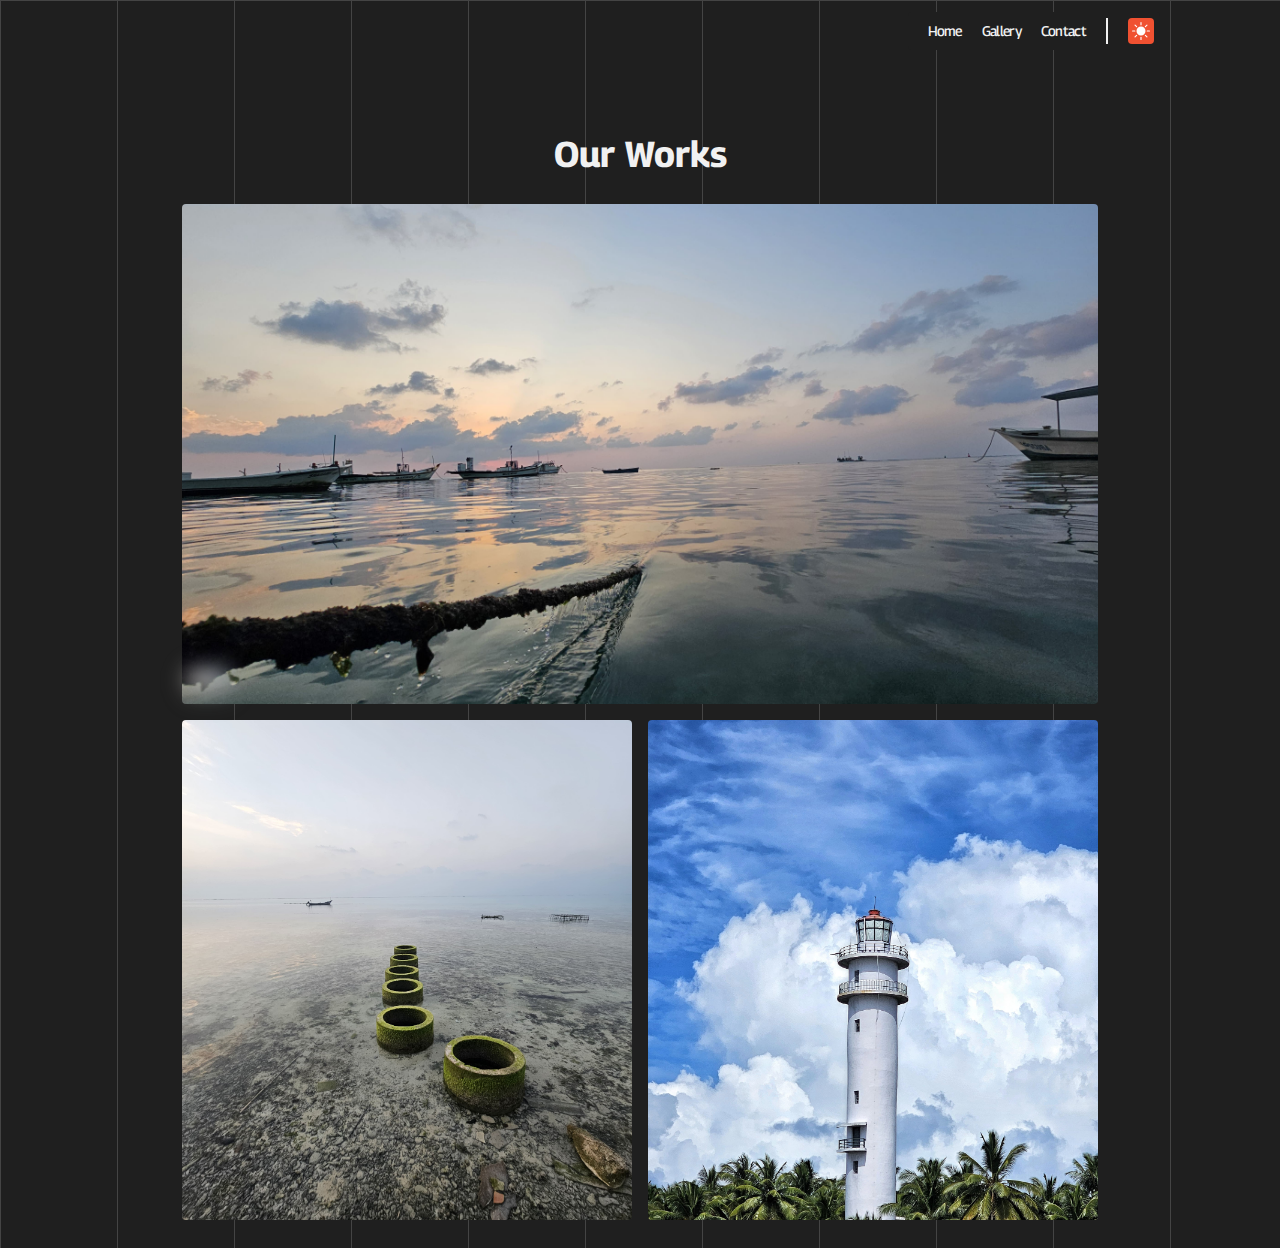
<file: pictures.html>
<!DOCTYPE html>
<html lang="en">
<head>
    <meta charset="UTF-8">
    <meta name="viewport" content="width=device-width, initial-scale=1.0">
    <link rel="stylesheet" href="pictures.css">
    <link rel="stylesheet" href="utilities2.css">
    <link rel="preconnect" href="https://fonts.googleapis.com">
    <link rel="preconnect" href="https://fonts.gstatic.com" crossorigin>
    <link
        href="https://fonts.googleapis.com/css2?family=Georama:ital,wght@0,100..900;1,100..900&family=Rubik:ital,wght@0,300..900;1,300..900&display=swap"
        rel="stylesheet">
    <title>gallery</title>
</head>
<body class="">
    <header class="header container">
        <div>
            <ul class="header-menu">
                <li>
                    <a class="header-link" href="#hero">Home</a>
                </li>
                <li>
                    <a class="header-link" href="#footer">Gallery</a>
                </li>
                <li>
                    <a class="header-link" href="#footer">Contact</a>
                </li>
                <li class="header-line"></li>
                <li>
                    
                    <button id="theme-toggle" class="header-btn">
                        
                        <svg class="icon" id="sun-icon" xmlns="http://www.w3.org/2000/svg" width="16" height="16" fill="currentColor" class="bi bi-brightness-high-fill" viewBox="0 0 16 16">
                            <path d="M12 8a4 4 0 1 1-8 0 4 4 0 0 1 8 0M8 0a.5.5 0 0 1 .5.5v2a.5.5 0 0 1-1 0v-2A.5.5 0 0 1 8 0m0 13a.5.5 0 0 1 .5.5v2a.5.5 0 0 1-1 0v-2A.5.5 0 0 1 8 13m8-5a.5.5 0 0 1-.5.5h-2a.5.5 0 0 1 0-1h2a.5.5 0 0 1 .5.5M3 8a.5.5 0 0 1-.5.5h-2a.5.5 0 0 1 0-1h2A.5.5 0 0 1 3 8m10.657-5.657a.5.5 0 0 1 0 .707l-1.414 1.415a.5.5 0 1 1-.707-.708l1.414-1.414a.5.5 0 0 1 .707 0m-9.193 9.193a.5.5 0 0 1 0 .707L3.05 13.657a.5.5 0 0 1-.707-.707l1.414-1.414a.5.5 0 0 1 .707 0m9.193 2.121a.5.5 0 0 1-.707 0l-1.414-1.414a.5.5 0 0 1 .707-.707l1.414 1.414a.5.5 0 0 1 0 .707M4.464 4.465a.5.5 0 0 1-.707 0L2.343 3.05a.5.5 0 1 1 .707-.707l1.414 1.414a.5.5 0 0 1 0 .708"/>
                          </svg>
                          
                        <svg id="moon-icon" class="icon"  xmlns="http://www.w3.org/2000/svg" width="16" height="16" fill="currentColor" class="bi bi-moon-stars" viewBox="0 0 16 16"  style="display: none;">
                            <path d="M6 .278a.77.77 0 0 1 .08.858 7.2 7.2 0 0 0-.878 3.46c0 4.021 3.278 7.277 7.318 7.277q.792-.001 1.533-.16a.79.79 0 0 1 .81.316.73.73 0 0 1-.031.893A8.35 8.35 0 0 1 8.344 16C3.734 16 0 12.286 0 7.71 0 4.266 2.114 1.312 5.124.06A.75.75 0 0 1 6 .278M4.858 1.311A7.27 7.27 0 0 0 1.025 7.71c0 4.02 3.279 7.276 7.319 7.276a7.32 7.32 0 0 0 5.205-2.162q-.506.063-1.029.063c-4.61 0-8.343-3.714-8.343-8.29 0-1.167.242-2.278.681-3.286"/>
                            <path d="M10.794 3.148a.217.217 0 0 1 .412 0l.387 1.162c.173.518.579.924 1.097 1.097l1.162.387a.217.217 0 0 1 0 .412l-1.162.387a1.73 1.73 0 0 0-1.097 1.097l-.387 1.162a.217.217 0 0 1-.412 0l-.387-1.162A1.73 1.73 0 0 0 9.31 6.593l-1.162-.387a.217.217 0 0 1 0-.412l1.162-.387a1.73 1.73 0 0 0 1.097-1.097zM13.863.099a.145.145 0 0 1 .274 0l.258.774c.115.346.386.617.732.732l.774.258a.145.145 0 0 1 0 .274l-.774.258a1.16 1.16 0 0 0-.732.732l-.258.774a.145.145 0 0 1-.274 0l-.258-.774a1.16 1.16 0 0 0-.732-.732l-.774-.258a.145.145 0 0 1 0-.274l.774-.258c.346-.115.617-.386.732-.732z"/> 
                          </svg>

                    </button>
                </li>
            </ul>
        </div>
    </header>
    <div class="main container">
        <div class="heading">
            <h1>Our Works</h1>
        </div>
        <div class="img-boxes">
            <div class="img-box-1"> 
                 <img id="img-1" src="imgs/img-1.jpeg" alt="">
             <div class="link">  
                    <a href="https://www.instagram.com/hafiii______?utm_source=ig_web_button_share_sheet&igsh=ZDNlZDc0MzIxNw==">HAFIII</a>
                </div>
            </div>
          
            <img id="img-2"src="imgs/img-11.jpeg" alt="">
            <img id="img-3"src="imgs/img-16.jpeg" alt="">
        </div>
    </div>
</body>
</html>
</file>
<file: home2.css>
/* ----------------------------------------------------------- */

.main-box{
    margin: 20px auto;
}
.about{
    /* width: 1310px; */
    display: flex;
    gap: 10px;
    align-items: center;
    padding: 10px;
    padding-bottom: 30px;
    border-bottom: 1px solid var(--clr-ldark);
    margin-bottom:10px;
    margin-top:30px;
}
.title{
    margin-bottom: 10px;
    font-size: 32px;
}
.title h1{
    color: var(--clr-light);
}
.title h4{
    color:var(--clr-ddlight);
}

span{
    color: #F05131;
}

.disc p{
   color:  var(--clr-light);
}

p{
    font-size: 16px;
}

.button-box{
    margin-top: 10px;
    display: flex;
    gap: 12px;
    /* font-size: 16px; */
}


img{
    width: 200px;
    height: 200px;
    border-radius: 6px;
    border: 1px solid var(--clr-light);
}

/* -------------------------------------------------------- */

.skill-box{
    padding: 10px;
    margin-top: 90px !important;
    margin-bottom: 30px !important;
}

.skill-box h1{
    font-size: 40px;
    font-weight: 600;
    color: #F05131;
    width: fit-content;
}

.skill-box h1 span{
    padding-bottom: 10px;
    border-bottom: 4px solid #F05131;
}

.cards{
    margin:60px auto;
    width: 98%;
    display: flex;
    flex-wrap: wrap;
    gap: 50px; 
    padding: 6px;
}


/* ------------------------------------------ */

.contact-box{
    padding: 10px;
}
.c-main{
    margin-top: 80px;
    display: flex;
    justify-content: space-between;
}

.contact-box h1{
    font-size: 40px;
    font-weight: 600;
    color: #F05131;
    width: fit-content;
}
.contact-box h1 span{
    padding-bottom: 10px;
    border-bottom: 4px solid #F05131;
}

/* con-tile in utilities */

.c-right{
    width: 55%;
    /* border: 1px solid red; */
}
.c-right form{
    display: flex;
    flex-direction: column;
    gap: 18px;
    width: 100%;
    color: var(--clr-light) !important;
}
.c-right form input{
    background-color: var(--clr-ldark);
    border: none;
    box-shadow: 0 4px 4px 0 rgba(0, 0, 0, 0.032), 0 6px 6px 0 rgba(0, 0, 0, 0.077);
    color: var(--clr-light);
    border-radius: 6px;
    font-size: 12px;
    padding: 10px 10px;
}   

.message {
    height: 200px;
    text-align: left;
    padding: 10px 10px;
    background-color: var(--clr-ldark);
    border: none;
    border-radius: 6px;
    font-size: 12px;
    box-sizing: border-box;
    resize: none; 
    color: var(--clr-light);
    box-shadow: 0 4px 4px 0 rgba(0, 0, 0, 0.032), 0 6px 6px 0 rgba(0, 0, 0, 0.077);

}

.send-msg{
    width: 100px;
    font-size: 12px;
    font-weight: 200px;
    align-self: flex-end; 
    color:var(--clr-light) !important;
}
</file>
<file: utilities2.css>
:root{
    --clr-dark: #1f1f1f;
    --clr-mdark:#212121;
    --clr-ldark:#444444;

    --clr-dback:#1f1f1f;
    --clr-lback:#f1f1f1;
    
    --clr-light:#f1f1f1;
    --clr-mlight: #ebebeb;
    --clr-dlight:#dedede;
    --clr-ddlight:darkgray;

    --clr-orange:#F05131;
    --clr-lldark:#444444;
}

.light-mode{
    
    --clr-light: #1f1f1f;
    --clr-mlight:#212121;
    --clr-dlight:#444444;

    --clr-lback:#1f1f1f;
    --clr-dback:#f1f1f1;
    
    --clr-dark:#f1f1f1;
    --clr-mdark: #ebebeb;
    --clr-ldark:#dedede;
    --clr-ddlight:#444444;
}


*{
    margin: 0;
    line-height: calc(1em + 0.5rem);
    box-sizing: border-box;
    font-family: "Georama", sans-serif;

}


html{
    scroll-behavior: smooth;
}



body {
    background-color: var(--clr-dback);
    background-image: 
        linear-gradient(var(--clr-ldark) 1px, transparent 1px), 
        linear-gradient(90deg, var(--clr-ldark) 1px, transparent 1px);
    background-size: 117px 10000px; /* Grid cell size */
}
strong{
	font-weight: bolder;
}
svg,
img{
    display: block;

   
}
input, textarea, button {
    max-width: 100%;
  }

button{
    display: inline-block;
    padding: 0;
    border: none;
    background: none;
    cursor: pointer;
}

a{
    color: #F05131;
}
strong{
    color: #4a21eb;
}

.header{
    display: flex;
    justify-content: flex-end;
    align-items: center;

  
    padding: 12px 10px;

    position: sticky;
    top: 0;
    z-index: 100;

    /* border: 1px solid red; */
   
}
.header-menu{
    /* border: 1px solid green; */
    border-radius: 4px;
    background-color: var(--clr-dark);
    padding: 6px 20px;
    padding-right: 6px;
    display: flex;
    align-items: center;
    list-style: none;
    gap: 20px;
}

.header-link{
    text-decoration: none;
    font-weight: 500;
    color: var(--clr-light);
    font-size: 14px;
    letter-spacing: -0.05em;
}

.header-link:hover{
    color: #F05131;
}

.header-line{
    border: 1px solid var(--clr-light);
    padding-top: 24px;
}

.header-btn{
    color: white !important;
    padding: 4px;
    display: flex;
    align-items: center;
    /* border: 2px solid var(--clr-orange); */
    background-color: var(--clr-orange);
    border-radius: 4px;
    /* display: block; */
}

.icon {
    display: inline;
    width: 18px;
    height: 18px;
    fill: white;
}
#moon-icon{
    width: 18px;
    height: 18px;
}


.container{
    width: 1060px;
    margin: 0px auto;
    /* box-sizing: border-box; */
    /* border: 1px solid red; */
}

.btn{
    display: inline-block;
    font-weight: 600;
    text-decoration: none;
    /* letter-spacing: -0.5em; */
    background-color: rgb(240, 81, 49);
    color: rgb(255, 255, 255) !important;
    padding: 4px 6px;
    border-radius: 6px;
    transition: transform 0.3s;
    box-shadow: 0 4px 4px 0 rgba(240, 81, 49, 0.032), 0 6px 6px 0 rgba(240, 81, 49, 0.077);

}
.btn:hover{
    transform: translateY(-3px);
}

.btn-o{
    display: block;
    font-weight: 600;
    text-decoration: none;
    /* letter-spacing: -0.5em; */
    border: 1px solid var(--clr-light);
    color: var(--clr-light);

    padding: 4px 12px;
    border-radius: 4px;
    transition: transform 0.3s;
}

.btn-o svg {
    color: var(--clr-light) !important;
   
}

.btn-o:hover{
    transform: translateY(-3px);
    background-color: #F05131;
    color: lightgray;
}




svg{
    width: 20px;
}

/* indigo
orange
white
lightgray */


.card{
    width: 300px;
    padding: 16px;
    padding-bottom: 18px;
    background-color: var(--clr-mdark);
    /* border: 1px solid var(--clr-dark); */
    box-shadow: 0 4px 4px 0 rgba(0, 0, 0, 0.032), 0 6px 6px 0 rgba(0, 0, 0, 0.077);
    border-radius: 6px;
}

.card-img{
    width: 36px;
    height: 36px;

    margin-top: 30px;
    margin-bottom: 18px;
}

.card-title{
    color: var(--clr-mlight);
    margin-bottom: 12px;
}

.card-disc{
    font-size: 13px;
    color: var(--clr-dlight);
}


/* --------------------- */
.con-tile{
    display: flex;
    align-items: center;
    gap: 16px;
    margin-bottom: 20px;
    
}
.con-tile svg{
    width:18px;
    height:18px;
    color: var(--clr-light) !important;
}
.con-tile p{
    font-size: 14px;
    color: var(--clr-light);
}



/* === Responsive Styles === */

/* Mobile Devices: max-width 767px */
@media (max-width: 767px) {
    .navbar ul {
      flex-direction: column;
      gap: 10px;
      text-align: center;
    }
  
    .hero-section {
      flex-direction: column;
      align-items: center;
      text-align: center;
      padding: 20px;
    }
  
    .hero-section .left, 
    .hero-section .right {
      width: 100%;
    }
  
    .project-container {
      grid-template-columns: 1fr;
      padding: 10px;
    }
  
    .skills-container {
      flex-direction: column;
      align-items: center;
      gap: 1rem;
    }
  
    .timeline {
      padding: 10px;
    }
  
    .timeline-content {
      width: 100%;
      text-align: left;
    }
  
    .contact-box .c-main {
      flex-direction: column;
    }
  
    .c-left, .c-right {
      width: 100%;
      padding: 10px 0;
    }
  
    .contact-box form input,
    .contact-box form textarea {
      width: 100%;
    }
  }
  
  /* Tablets: 768px to 1023px */
  @media (min-width: 768px) and (max-width: 1023px) {
    .hero-section {
      padding: 40px;
      flex-direction: column;
      text-align: center;
    }
  
    .hero-section .left, 
    .hero-section .right {
      width: 100%;
    }
  
    .project-container {
      grid-template-columns: repeat(2, 1fr);
      gap: 1rem;
    }
  
    .skills-container {
      flex-wrap: wrap;
      justify-content: center;
    }
  
    .contact-box .c-main {
      flex-direction: column;
    }
  
    .c-left, .c-right {
      width: 100%;
    }
  }
</file>
<file: family.css>
/* .main{
     border: 1px solid red; 

} */
.fam-card{

    display: flex;
    justify-content: space-between;
    padding: 30px;
    margin-top:50px ;
    /* border: 1px solid green; */
    
    border-radius: 10px;
    
}

span{
  color: #F05131;
}
/* ----------------------------------------------------------------------------------------------------------------- */

.left img{
   
    border-radius:10px ;
    width: 400px;
    height: 540px;
}

/* ---------------------------------------------------------------------------------------------------------------------- */

.right{
    box-shadow: 0 4px 4px 0 rgba(0, 0, 0, 0.032), 0 6px 6px 0 rgba(0, 0, 0, 0.077);
    background-color: var(--clr-mdark);
    padding: 20px;
    border-radius: 10px;
    width: 526px;
    color: var(--clr-light);
}
.right h3{
    display: inline-block;
    padding-bottom: 10px;
    margin-top: 76px;
    margin-bottom: 66px;
    font-size: 40px;
    border-bottom:3px solid  #F05131; 
}
.right p{
    padding-left: 6px;
    line-height: 1.7;
}
</file>
<file: feedback.css>
/* Feedback Page Styles */
body {
    margin: 0;
    padding: 0;

    font-family: 'Source Sans Pro', Helvetica, sans-serif;
    background: #fdfdfd;
  }

  .feedback-box input:-webkit-autofill,
  .feedback-box input:-webkit-autofill:hover, 
  .feedback-box input:-webkit-autofill:focus,
  .feedback-box textarea:-webkit-autofill {
    box-shadow: 0 0 0px 1000px var(--clr-ldark) inset !important;
    -webkit-text-fill-color: var(--clr-light) !important;
    transition: background-color 9999s ease-in-out 0s;
  }
  

.feedback-box{
  margin: 50px auto !important;
  }

.feedback-box h1{
  margin-bottom: 20px;
  color: var(--clr-light);
}  
span{
  color: #F05131;
}


.feeedback-form{
    display: flex;
    flex-direction: column;
    gap: 18px;
    width: 1050px;
    color: var(--clr-light) !important;
}

.feedback-box input,
.feedback-box textarea {
  background-color: var(--clr-ldark);
  border: none;
  box-shadow: 0 4px 4px rgba(0, 0, 0, 0.032), 0 6px 6px rgba(0, 0, 0, 0.077);
  color: var(--clr-light);
  border-radius: 6px;
  font-size: 14px;
  padding: 10px;
  box-sizing: border-box;
}

.feedback {
  height: 200px;
  resize: none;
  text-align: left;
}

.submit-btn {
  align-self: flex-end; 
  background-color: var(--clr-orange);
  color: white;
  width: 160px;
  font-weight: bold;
  border: none;
  padding: 12px;
  border-radius: 6px;
  cursor: pointer;
  transition: background-color 0.3s ease;
}

.feedback-box .submit-btn:hover {
  background-color: #ee3c19;
}
</file>
<file: gallery.css>
.title-box{
    margin-top: 60px;
    padding: 30px;
    color: var(--clr-light);
}

.title-box h1{
    font-weight: 500;
    font-size: 28px;
    margin-bottom: 10px;
    width: fit-content;
}

.sahil{
    color: var(--clr-ddlight);
}

.allphotos{
    border-bottom: 2px solid var(--clr-light);
}

.image-box{
    padding: 10px;
    display: flex;
    flex-wrap: wrap;
    gap: 16px;
}

.image-box img {
    opacity: 0;
    transform: translateY(10px);
    transition: opacity 1s ease, transform 1s ease;
  }
  

.image-box img.loaded {
    opacity: 1;
    transform: translateY(0);
  }
  


img{
    object-fit: cover;
    transition: transform 0.3s ease, box-shadow 0.3s ease;
    border-radius: 4px;
}

  
img.loaded:hover {
    transform: scale(1.1);
    box-shadow: 0 10px 20px rgba(0, 0, 0, 0.4);
    z-index: 1;
  }
#img-1{
    width: 500px;
    height: 300px;
    object-fit: cover;
}
#img-2{
    width: 250px;
    height: 300px;
    object-fit: cover;
}
#img-3{
    width: 250px;
    height: 300px;
    object-fit: cover;
}
/* ---------------------------------------------------------------------------------------------------------- */
#img-4{
    width: 350px ;
    height : 400px;
}
#img-5{
    width: 400px;
    height: 400px;
}
#img-11{
    width: 250px;
    height: 400px;
}
/* ---------------------------------------------------------------------------------------------------------- */

#img-8{
    width: 600px;
    height: 300px;
}
#img-9{
    width: 420px;
    height: 300px;
}
/* ---------------------------------------------------------------------------------------------------------- */
#img-10{
    width: 333px;
    height: 400px;
}
#img-6{
    width: 334px;
    height: 400px;
}

#img-7{
    width: 334px;
    height: 400px;
}

/* ----------------------------------------------------- */


.btn-box{
    margin-top: 20px;
    width: 100%;
    display: flex;
    justify-content: center;
}
.load-more{
    background-color: var(--clr-lldark);
    font-weight: 400;
    font-size: 12px;
    border-radius: 2px;
    padding: 10px 26px;
    box-shadow: none;

    display: flex;
    align-items: center;
    gap: 6px;
}
.load-more svg{
    width: 10px;
    height: 10px;
}

.load-more:hover{
    box-shadow: none;
}

.footer{
    display: flex;
    align-items: center;
    justify-content: space-between;
    color: var(--clr-light);
    padding: 10px;
}
.footer p{
    font-size: 14px;
}
.footer p span{
    color: var(--clr-ddlight);
}
.button-box{
    margin-top: 10px;
    display: flex;
    gap: 20px;
    /* font-size: 16px; */
}
.contact{
    padding: 6px;
    border-radius: 3px;
    background-color:var(--clr-ldark); 
    border: none;
}

.contact svg{
    width: 18px;
    height: 18px;
}

.contact:hover{
    transform: translateY(0);
    background-color:var(--clr-ldark); 
}
</file>
<file: pictures.css>
.main{
    margin-top: 50px !important;
    padding: 20px;
    color: var(--clr-light);
}
/* ----------------------------------------------------------------------------------------------------------------- */
.heading h1{
    display: flex;
    justify-content: center;
    font-size: 36px;
    color: var(--clr-light);
    margin-bottom: 20px;
   
}
/* ------------------------------------------------------------------------------------------------------------- */
.img-boxes{
    padding: 8px;
    box-sizing: border-box;
    display: flex;
    flex-wrap: wrap;
    justify-content: center;
    gap: 16px;
    /* border: 1px solid white; */
}
img{
    object-fit: cover;
    transition: transform 0.3s ease, box-shadow 0.3s ease;
    border-radius: 4px;

}
img:hover{
  transform: scale(1.1);  
  box-shadow: 0 10px 20px rgba(0, 0, 0, 0.4);
  z-index: 1;
}
#img-1{
    width: 916px;
    height: 500px;
}
#img-2{
    width: 450px;
    height: 500px;

}
#img-3{
    width: 450px;
    height: 500px;
    
}
.img-box-1
{
    position: relative;
    
}
.link{
    background-image: url(imgs/img-1.jpeg); /* Replace with your image */
      background-size: cover;
      background-position: center;
      filter: blur(8px);
}
.img-box-1 a{
    background-image: url(imgs/img-1.jpeg); /* Replace with your image */
      background-size: cover;
      background-position: center;
      filter: blur(8px);
    position: absolute;
    bottom: 10px;
    left: 6px;
    color: var(--clr-light);
    display: block;
    width: 10px auto;
  
}
</file>
